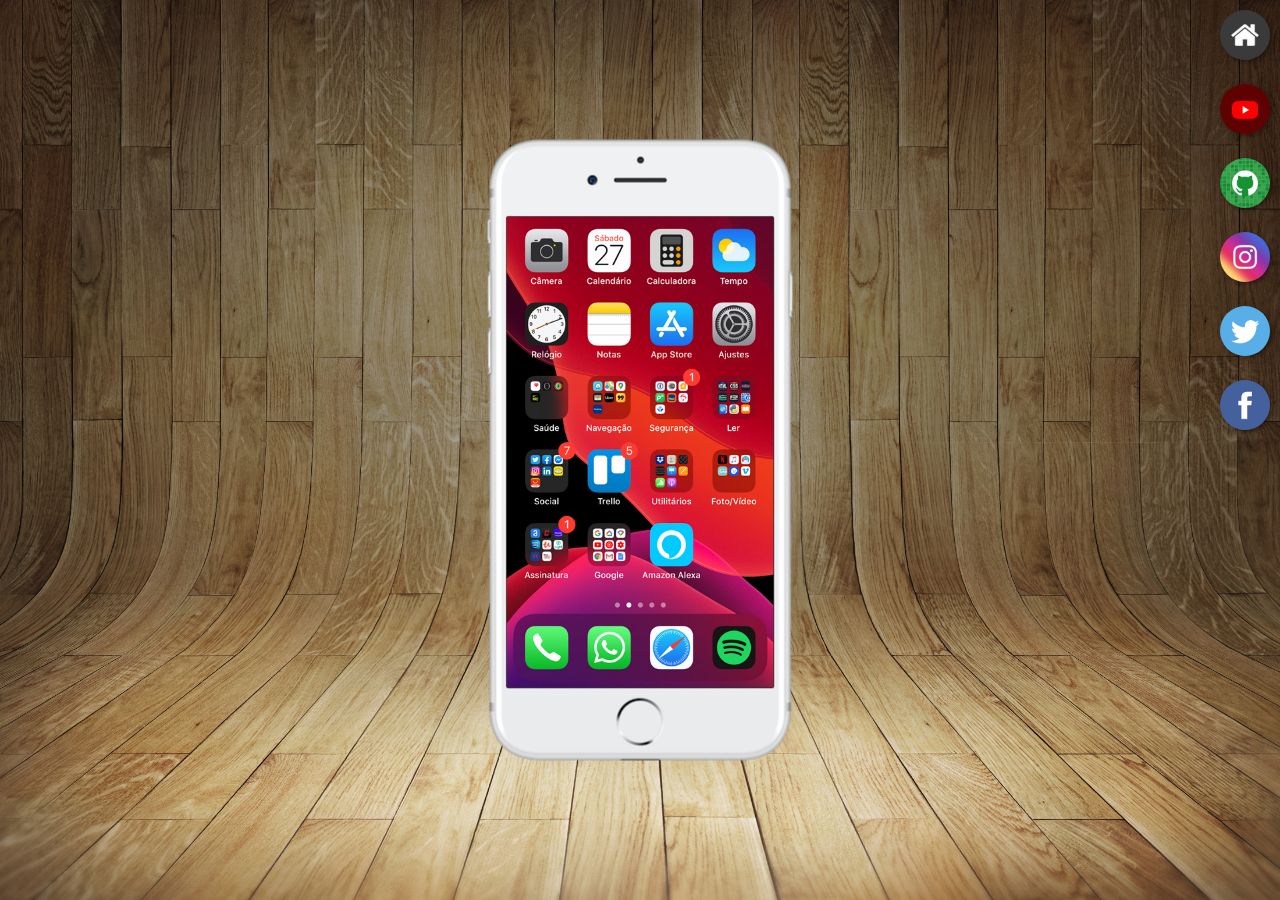
<file: index.html>
<!DOCTYPE html>
<html lang="pt-BR">
<head>
    <meta charset="UTF-8">
    <meta http-equiv="X-UA-Compatible" content="IE=edge">
    <meta name="viewport" content="width=device-width, initial-scale=1.0">
    <link rel="shortcut icon" href="favicon.ico" type="image/x-icon">
    <link rel="stylesheet" href="estilos/style.css">
    <title>Projeto Redes Sociais</title>
</head>
<body>
    <main>
        <section id="telefone">
            <iframe src="pages/home.html" frameborder="0" name="tela" id="tela">
                Seu navegador não é compatível com isso.
            </iframe>
        </section>
        <section id="redes-sociais">
            <a href="pages/home.html" target="tela"><img src="imagens/logo-home.jpg" alt="Home"></a><br>
            <a href="pages/youtube.html" target="tela"><img src="imagens/logo-youtube.jpg" alt="YouTube"></a><br>
            <a href="pages/github.html" target="tela"><img src="imagens/logo-github.jpg" alt="GitHub"></a><br>
            <a href="pages/instagram.html" target="tela"><img src="imagens/logo-instagram.jpg" alt="Instagram"></a><br>
            <a href="pages/twitter.html" target="tela"><img src="imagens/logo-twitter.jpg" alt="Twitter"></a><br>
            <a href="pages/facebook.html" target="tela"><img src="imagens/logo-facebook.jpg" alt="Facebook"></a>
        </section>
    </main>
</body>
</html>
</file>
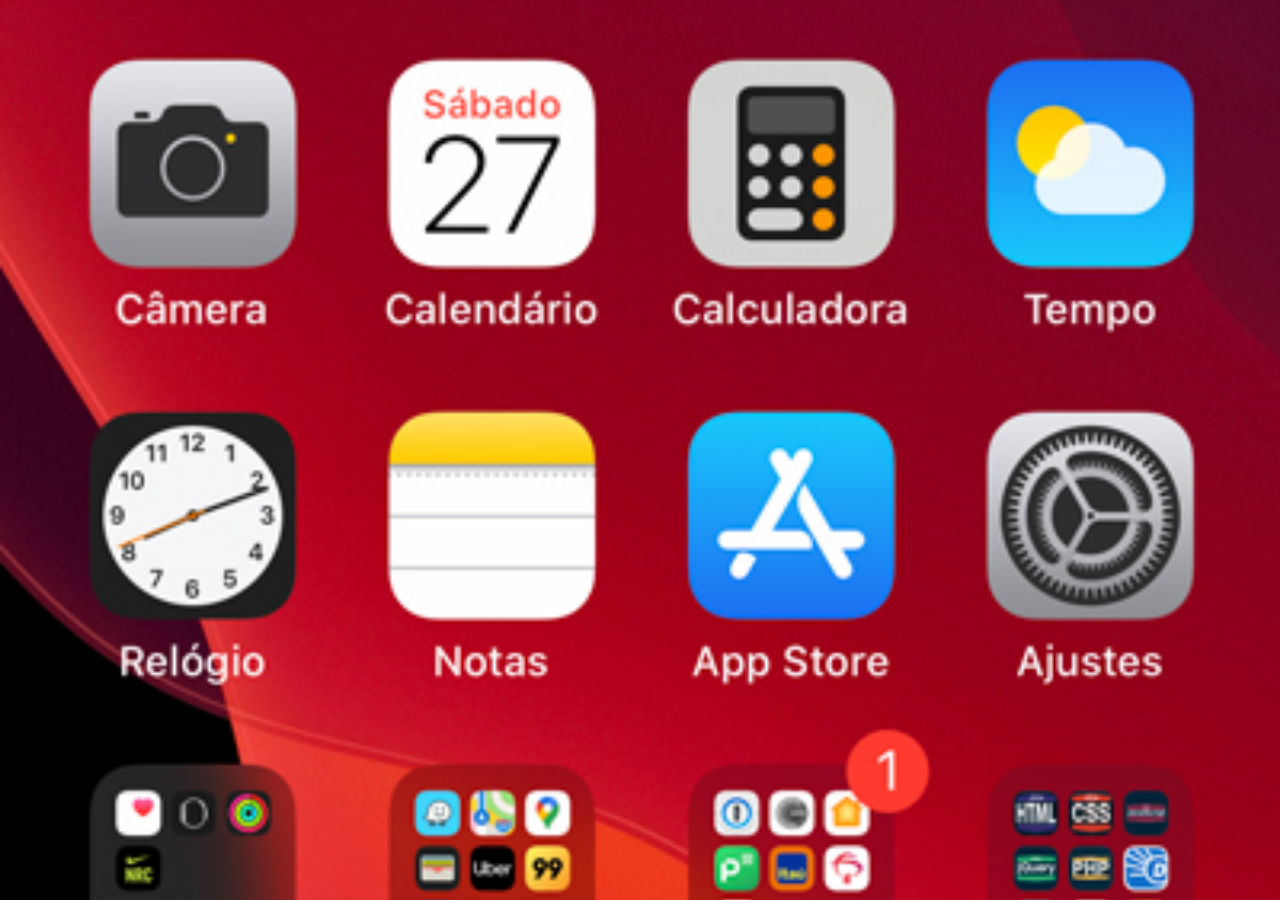
<file: home.html>
<!DOCTYPE html>
<html lang="pt-BR">
<head>
    <meta charset="UTF-8">
    <meta http-equiv="X-UA-Compatible" content="IE=edge">
    <meta name="viewport" content="width=device-width, initial-scale=1.0">
    <title>Home</title>
</head>
<style>
    * {
        margin: 0px;
        padding: 0px;
    }
    body {
        width: 100vw;
        height: 100vh;
        background: black url(imagens/tela-home.jpg) no-repeat top center;
        background-size: cover;
    }
</style>
<body>
    
</body>
</html>
</file>
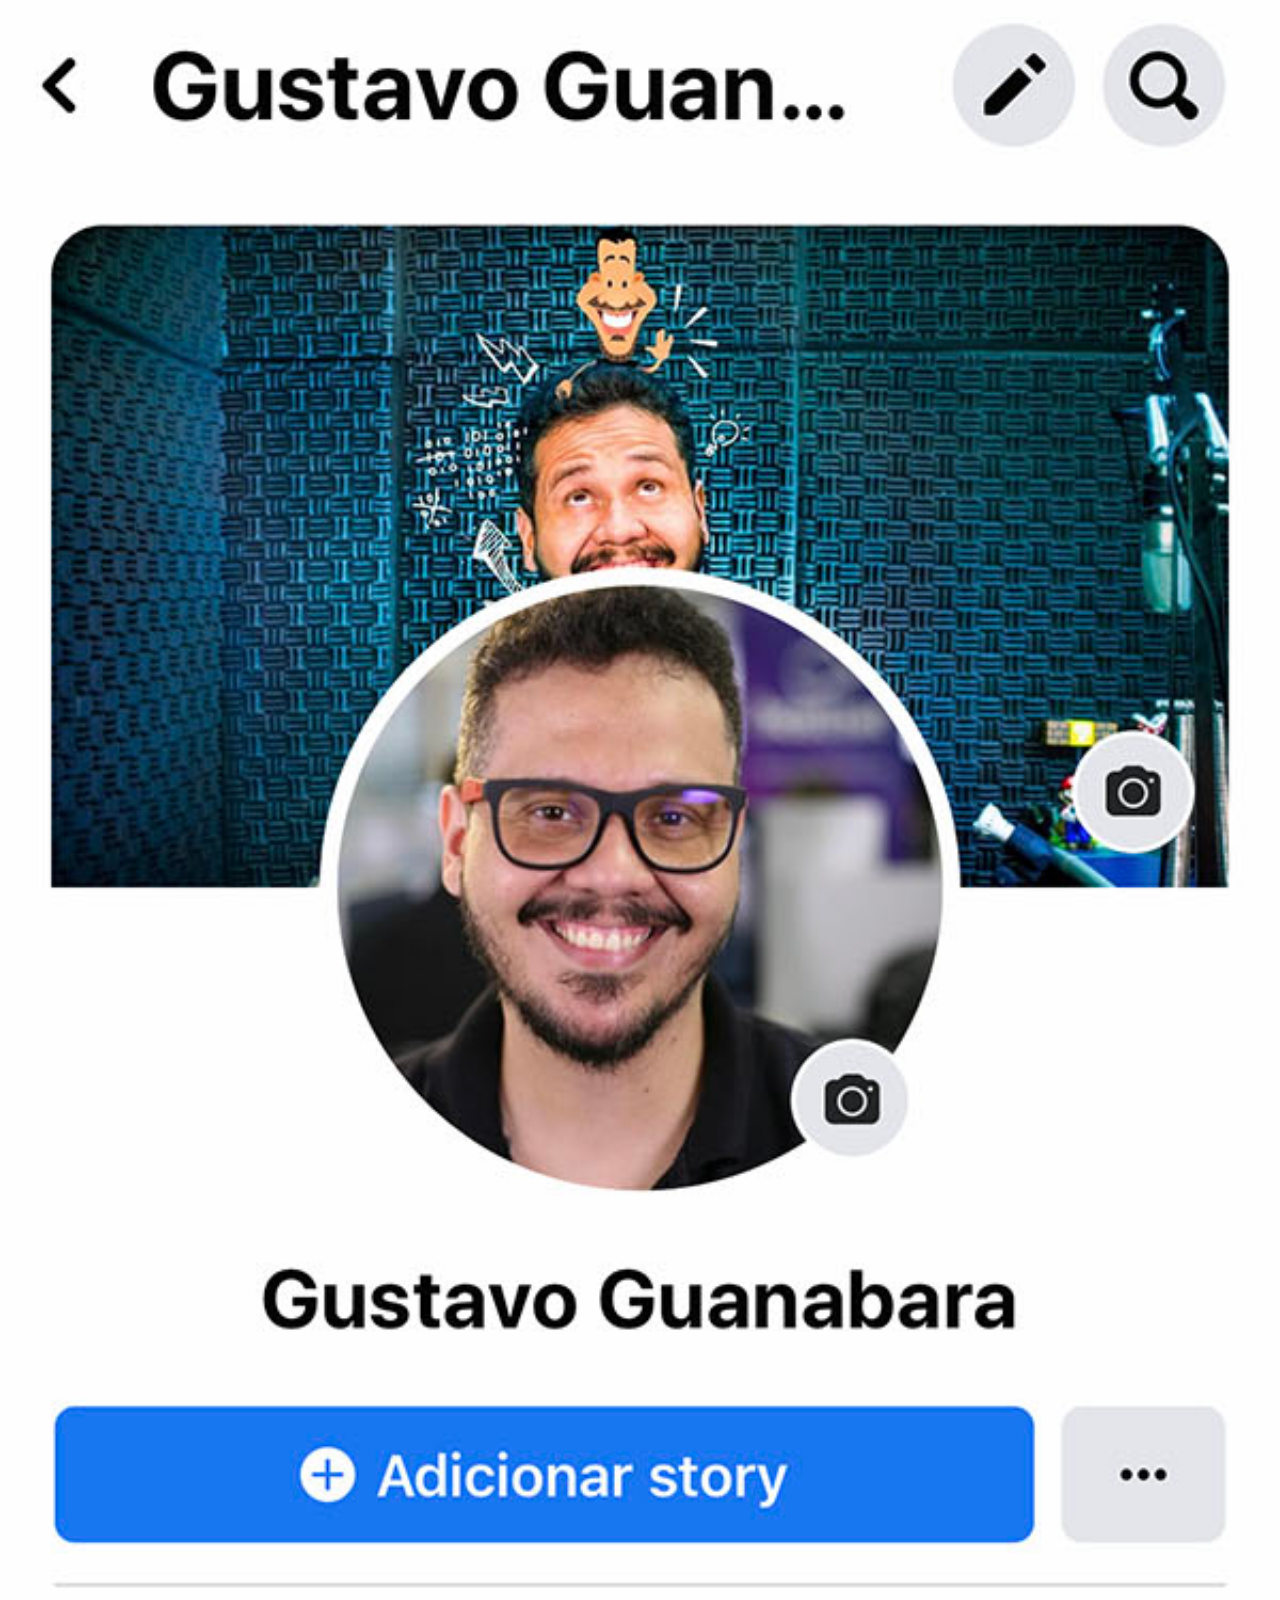
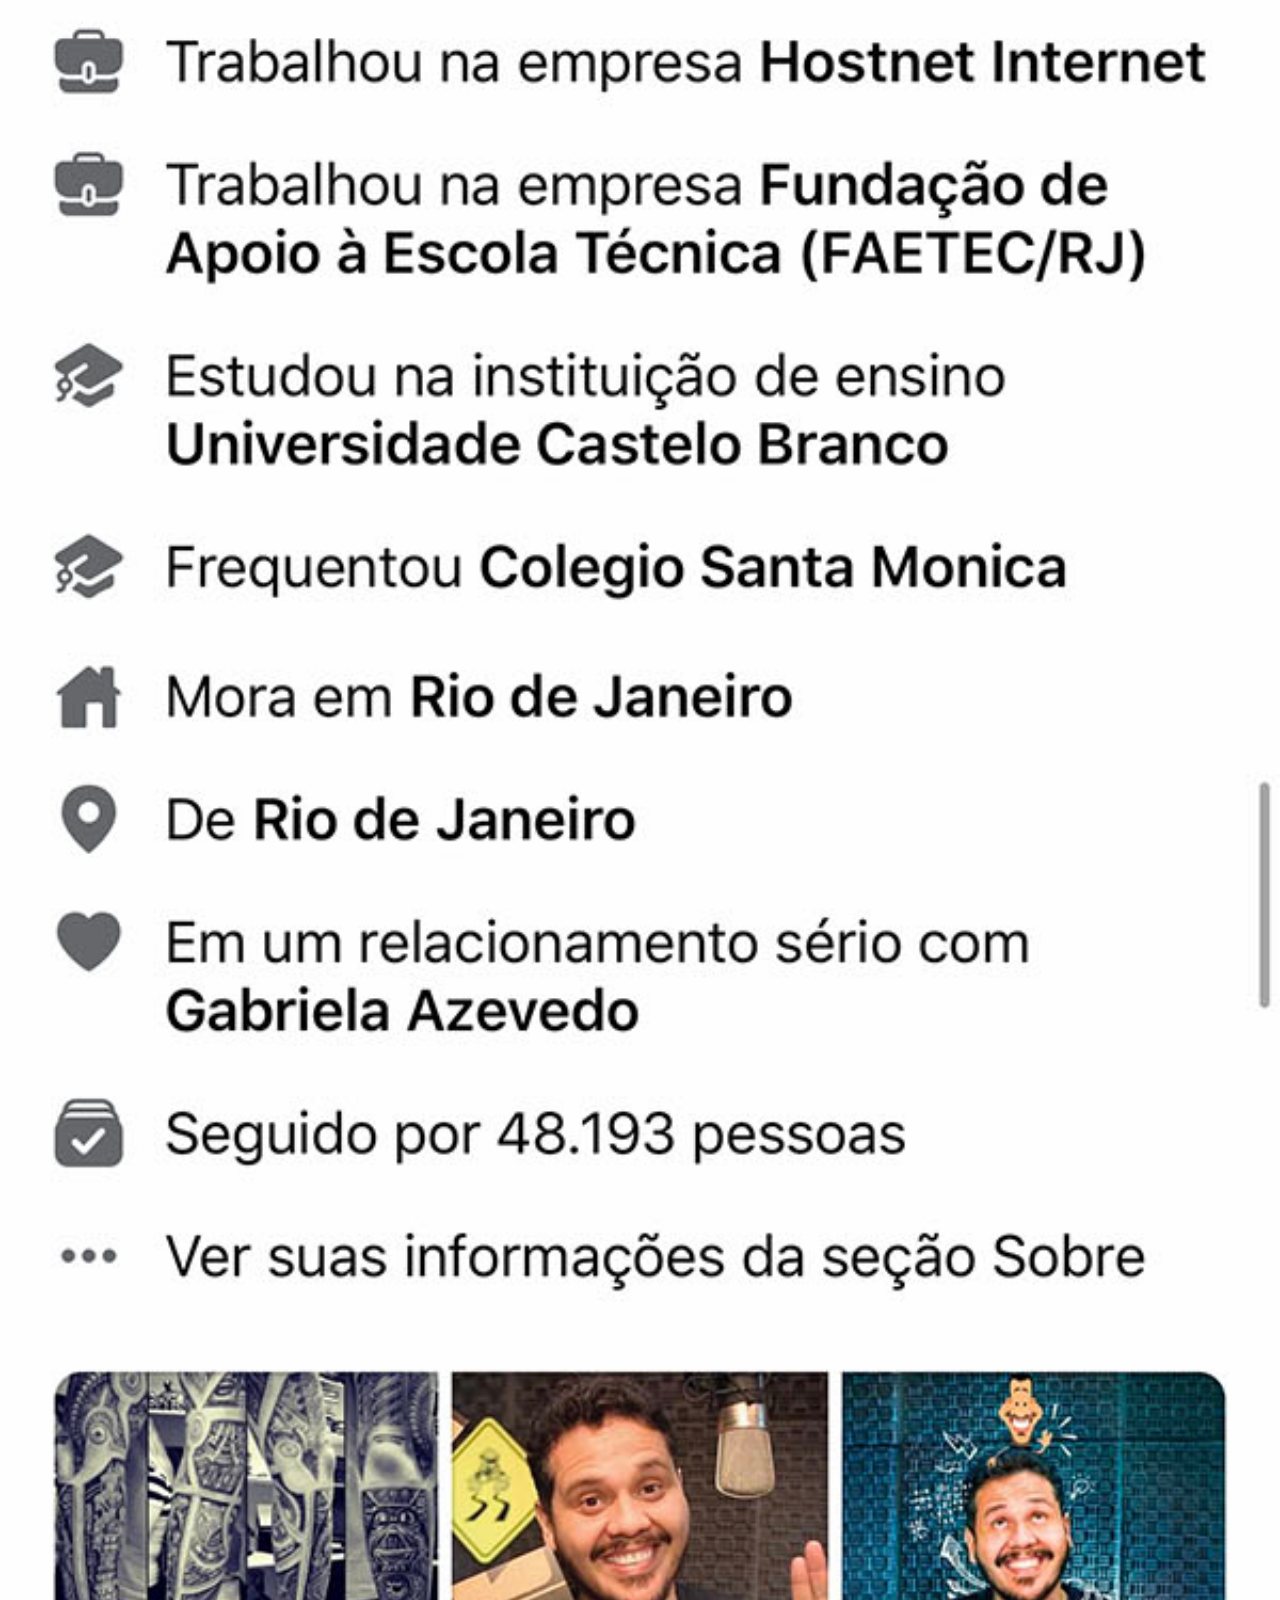
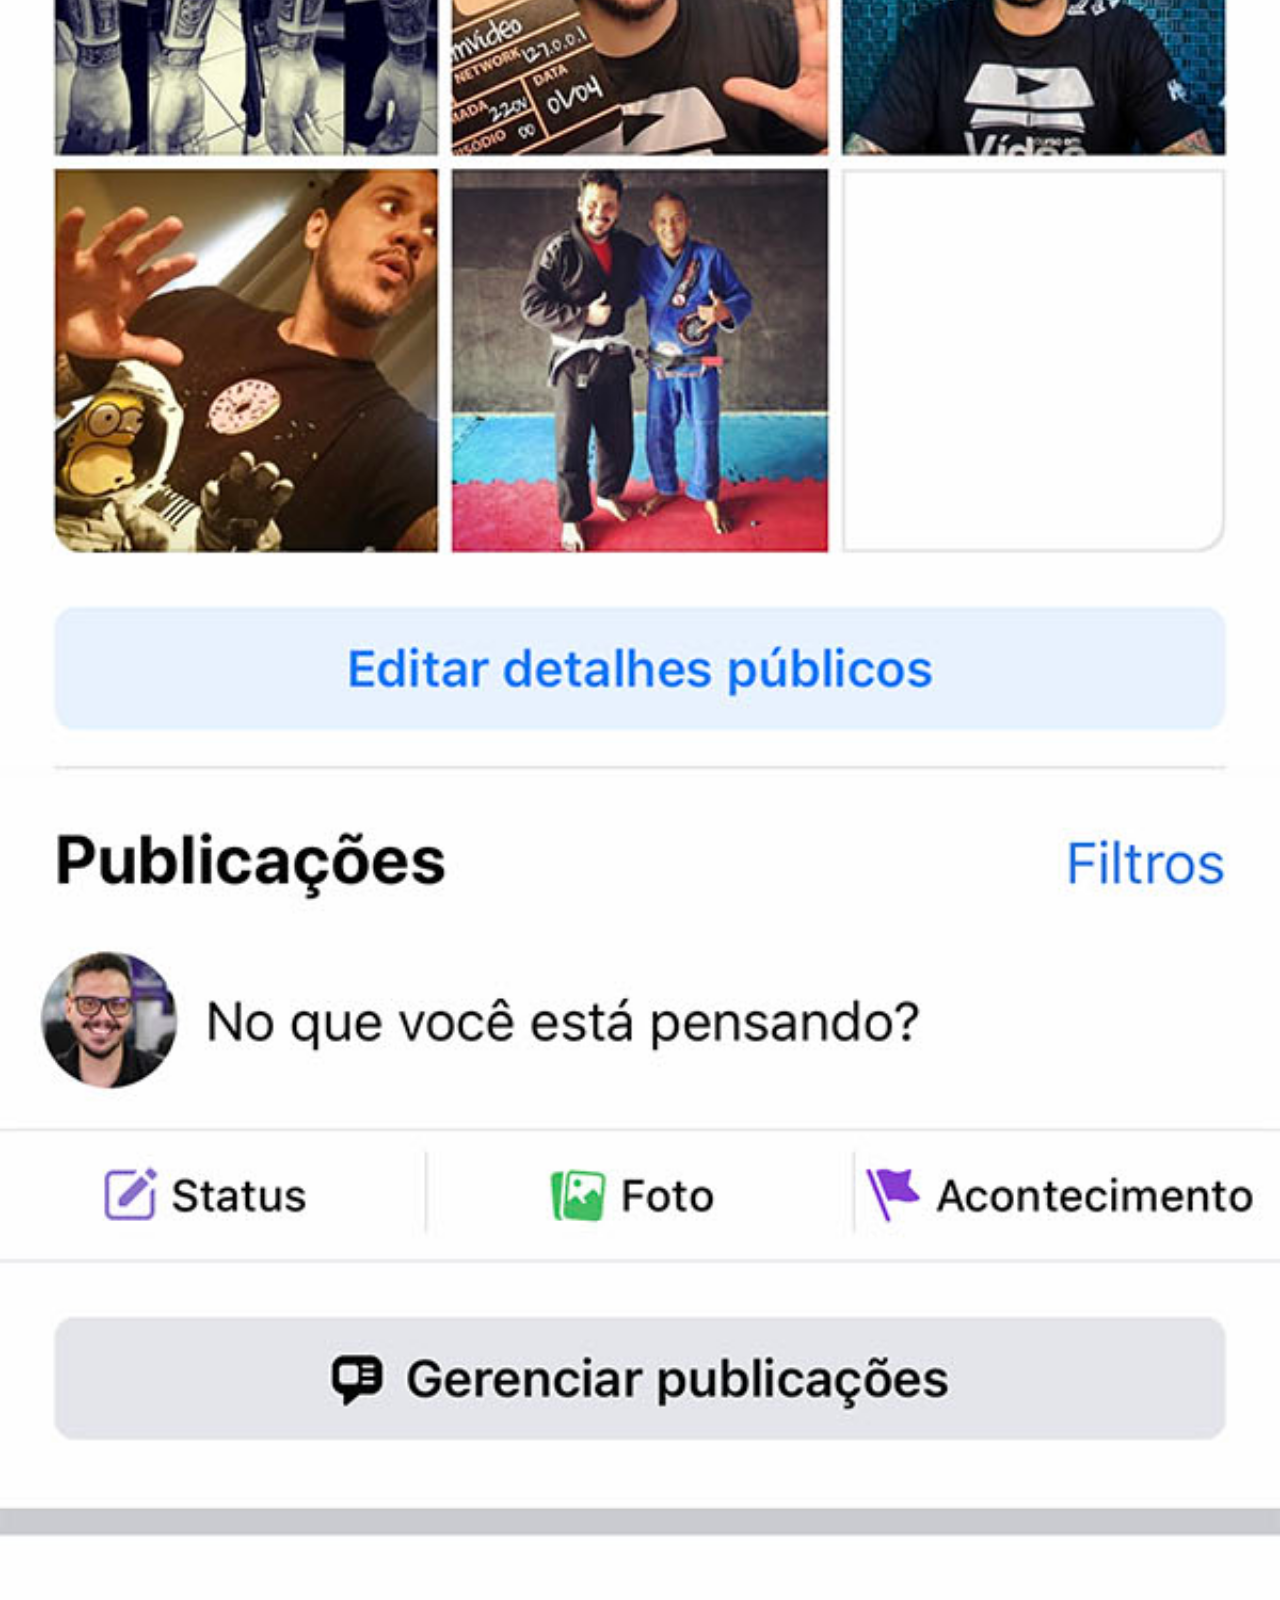
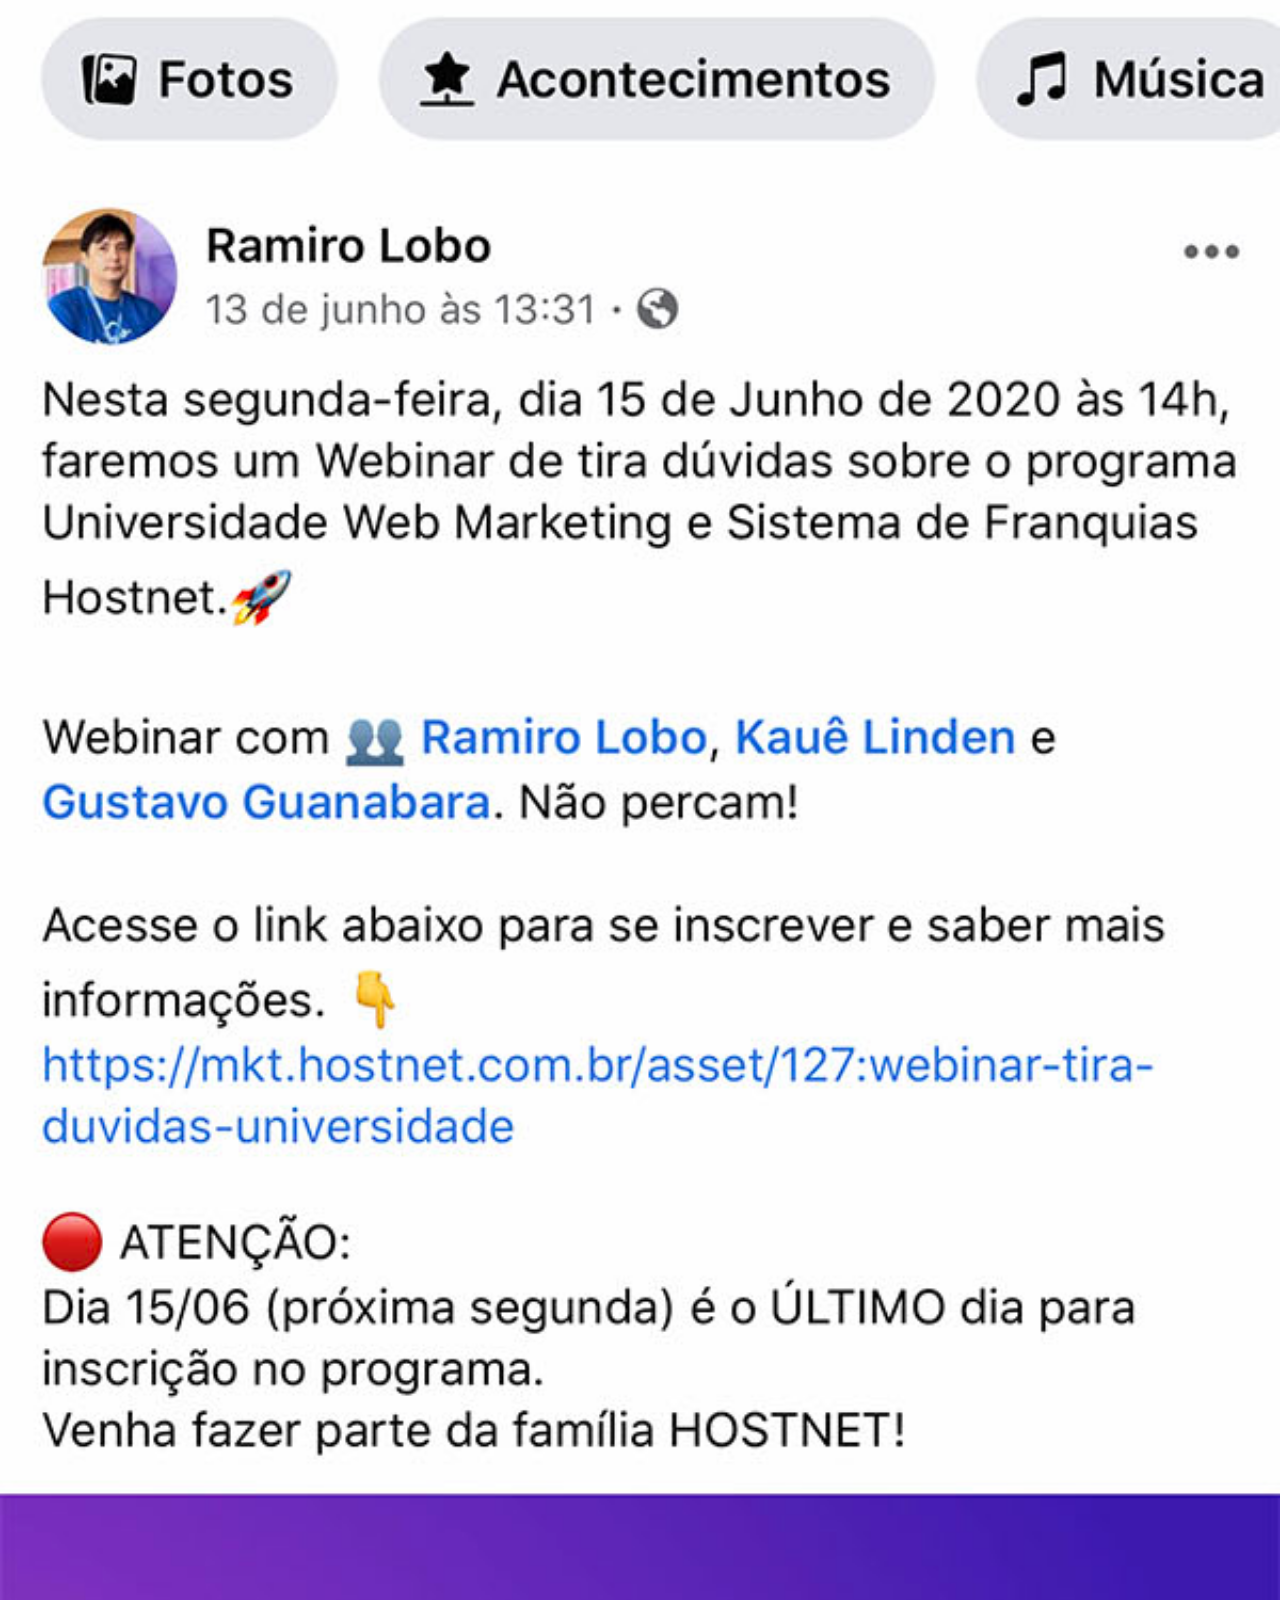
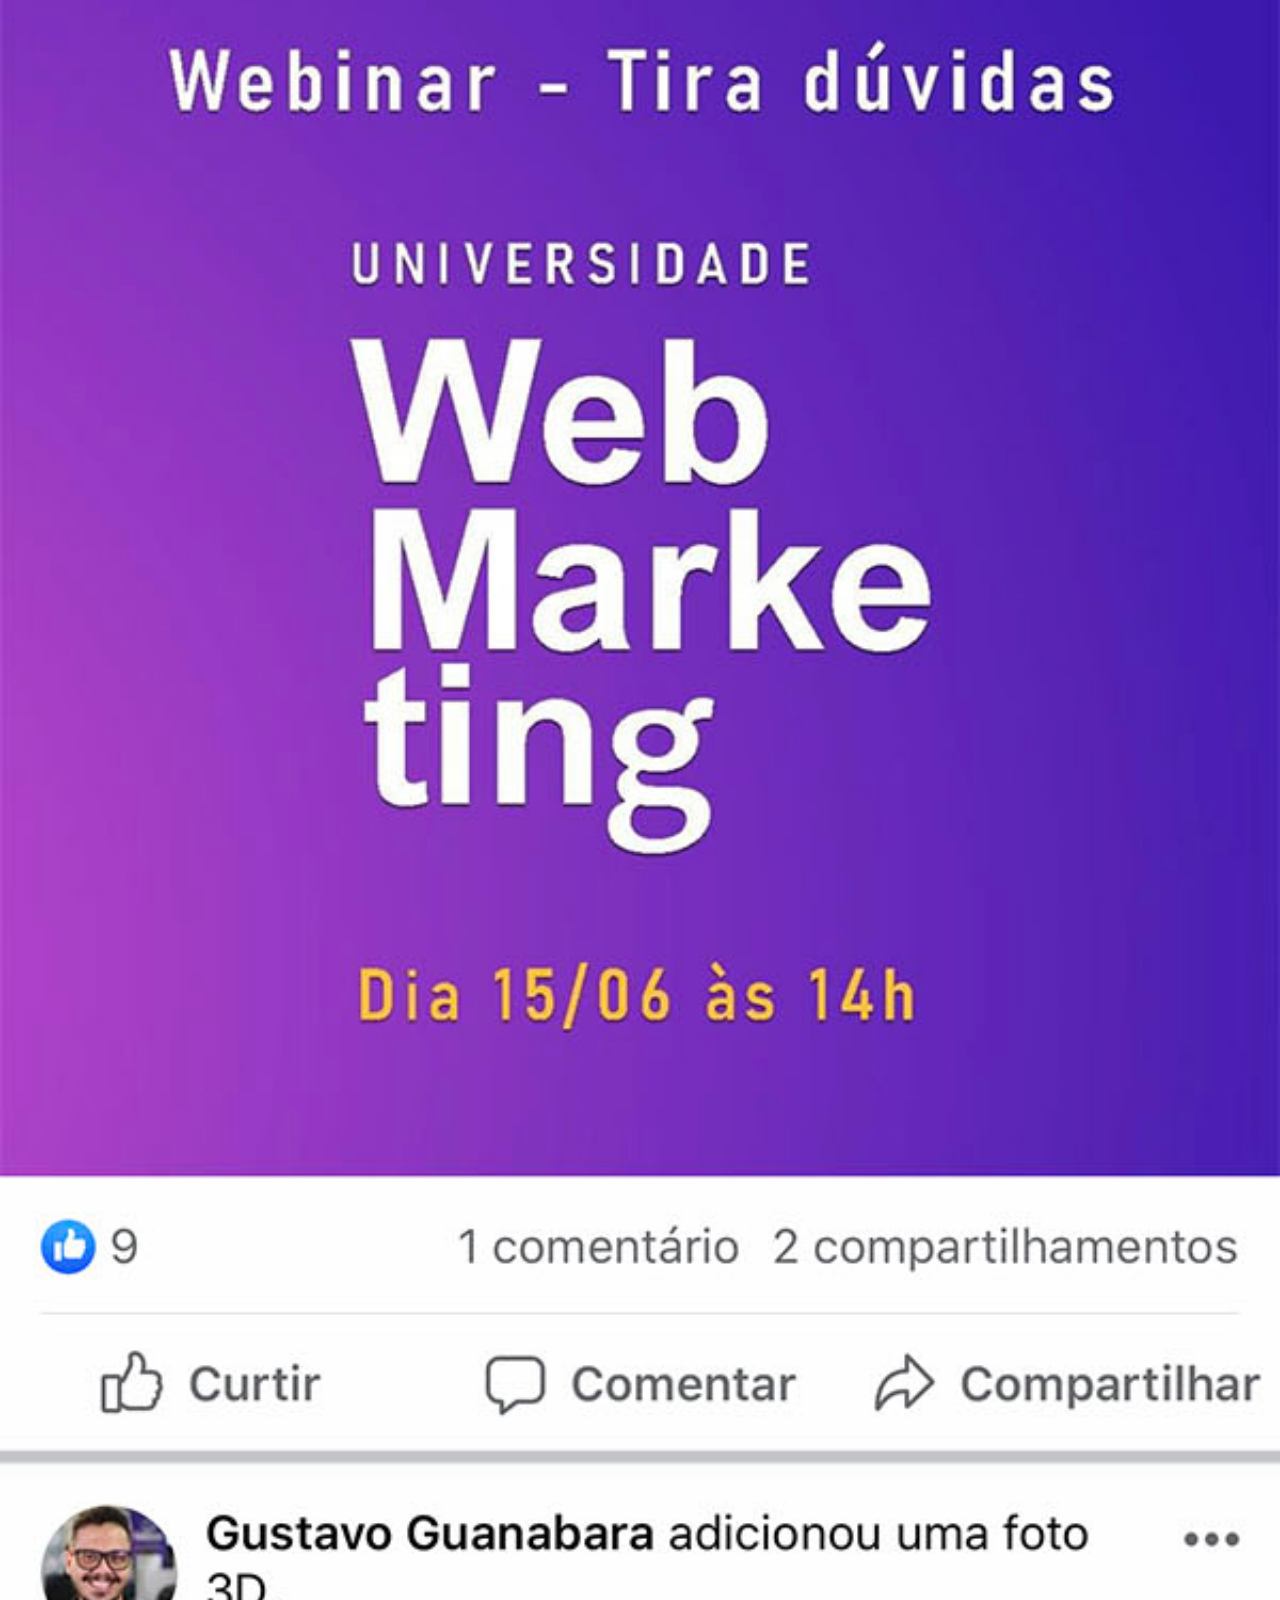
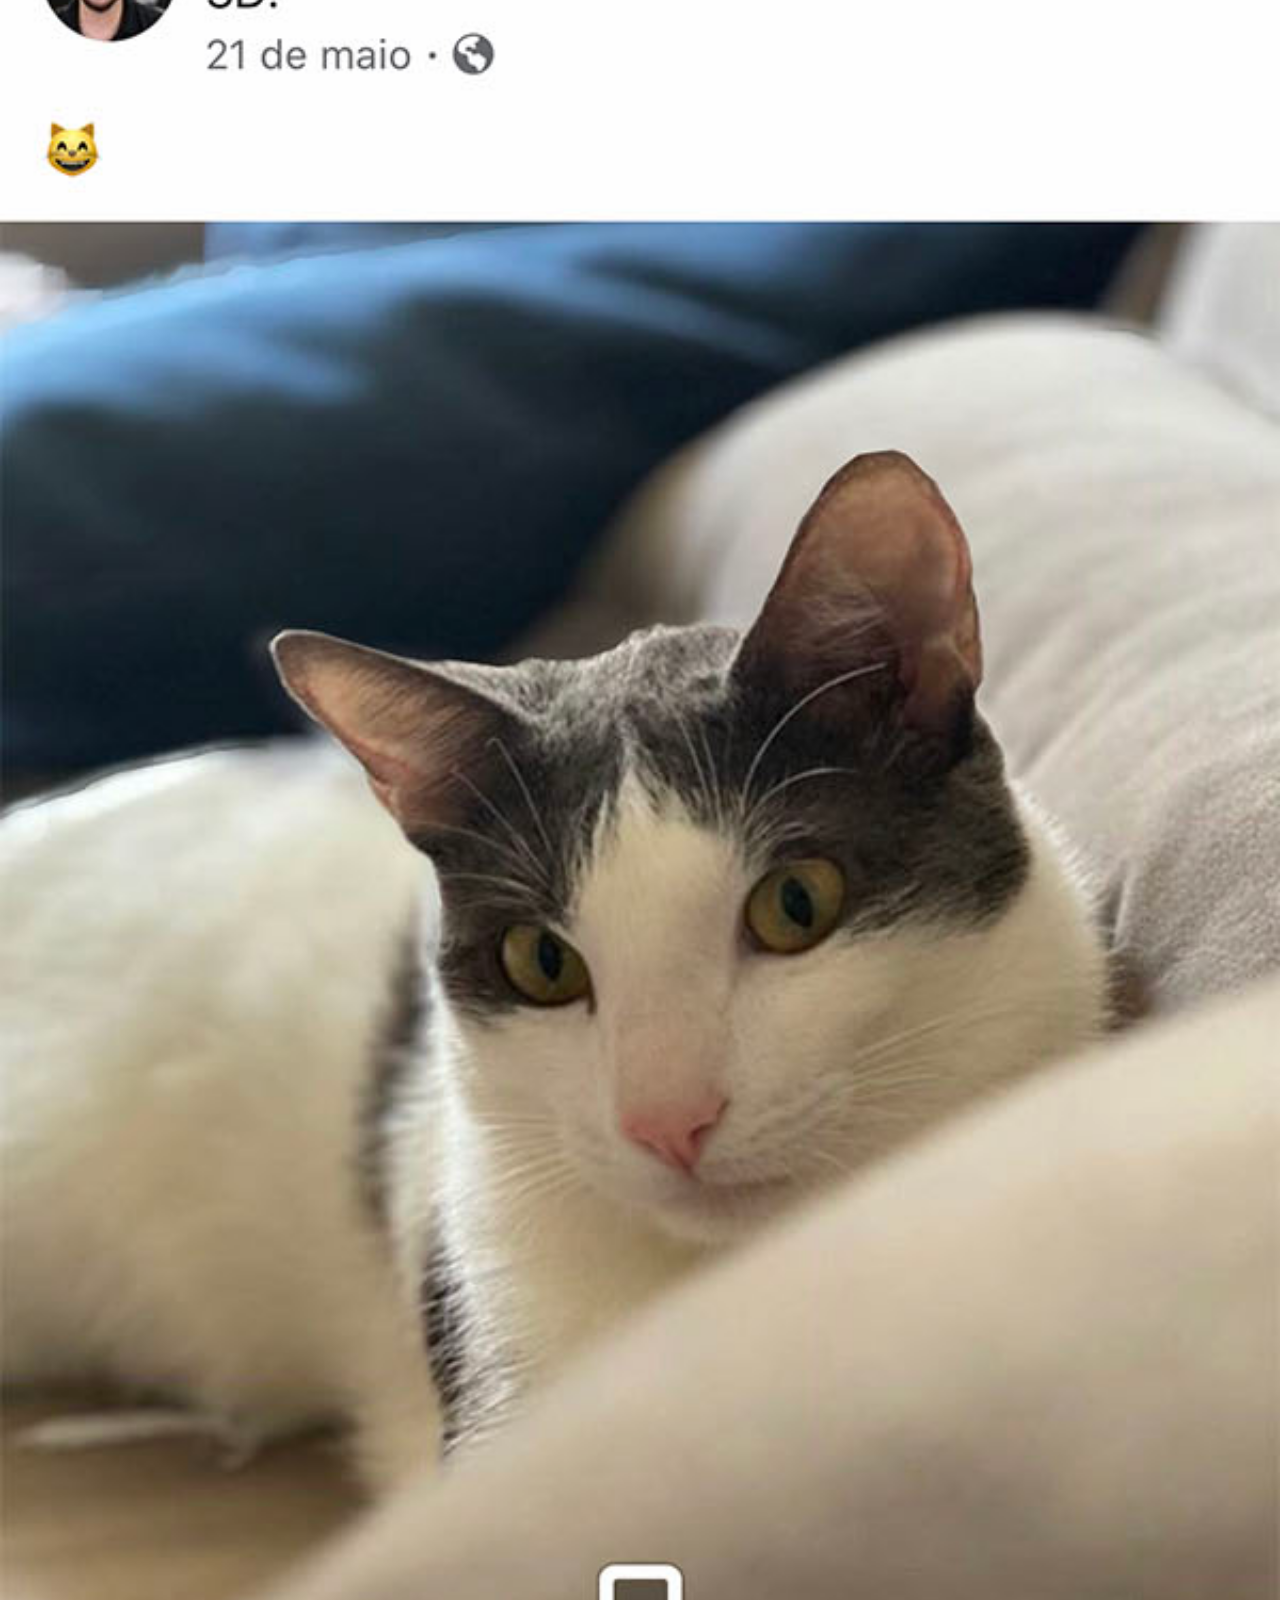
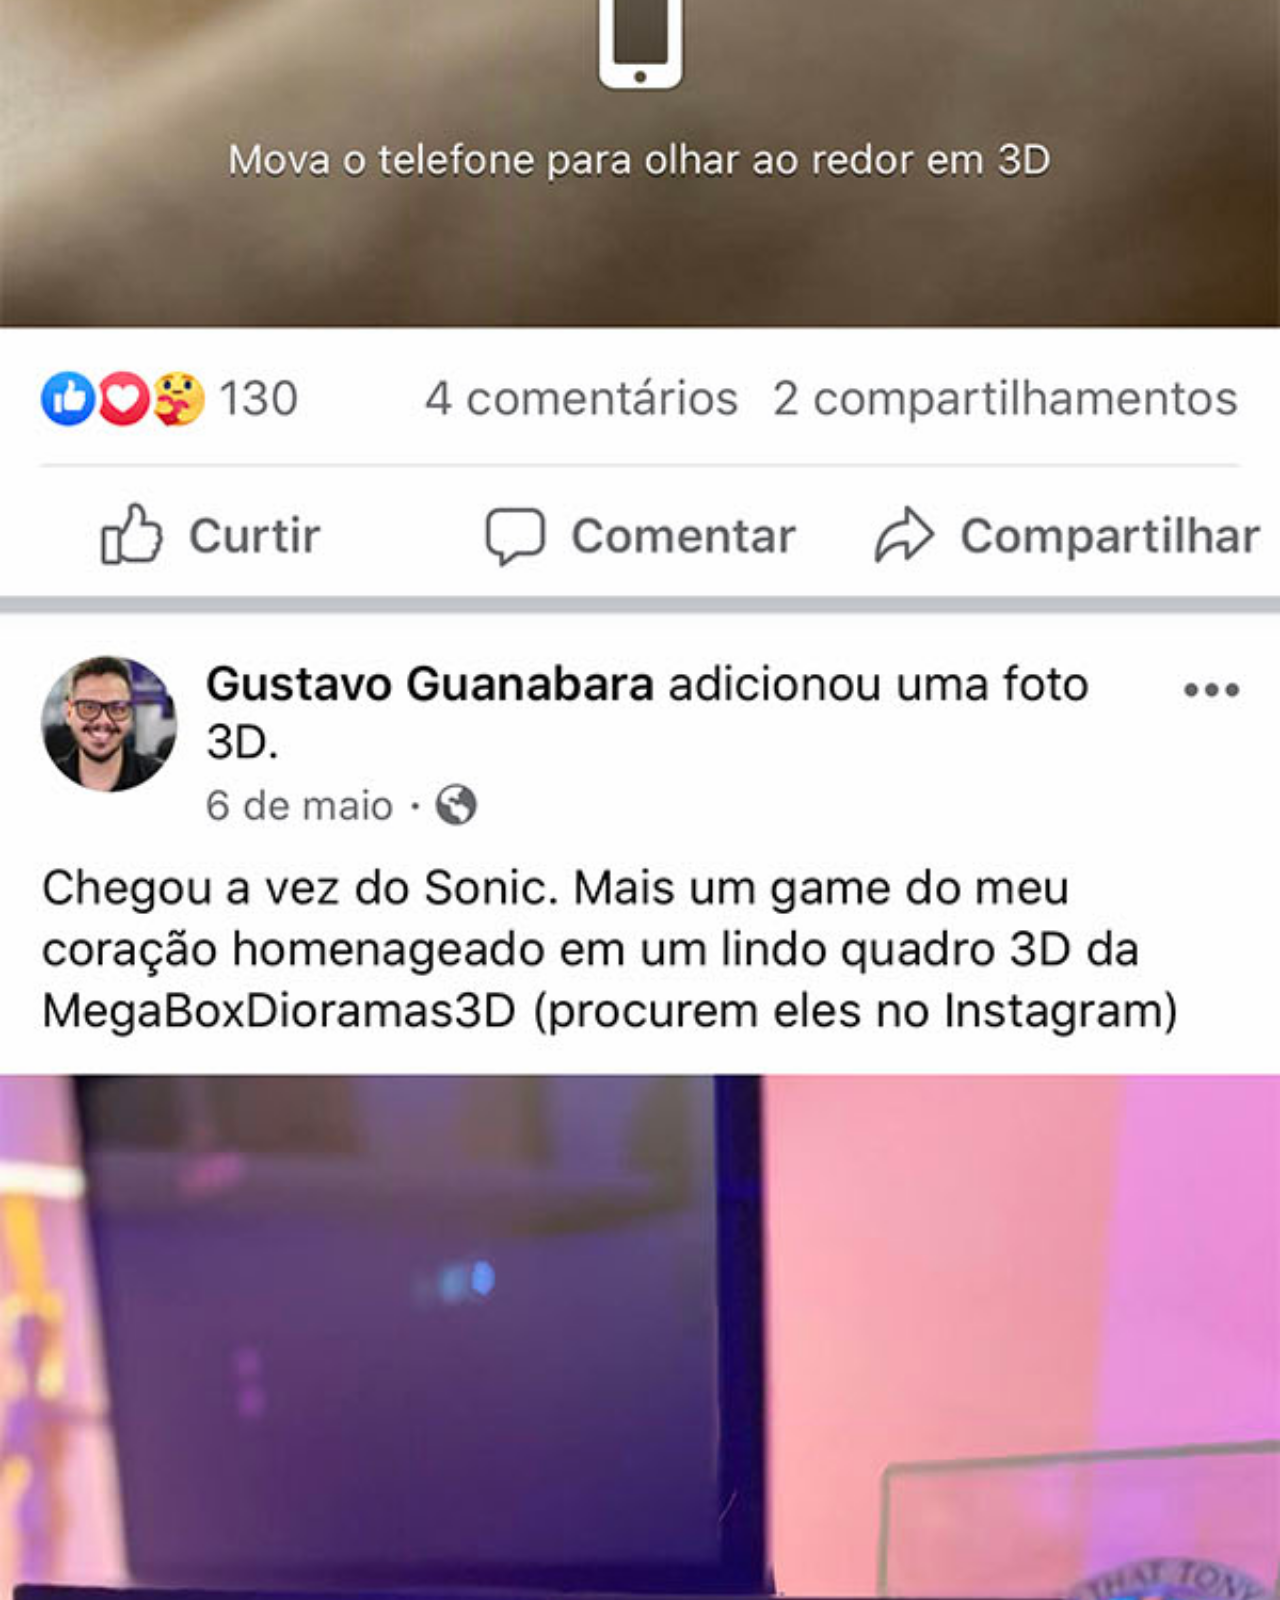
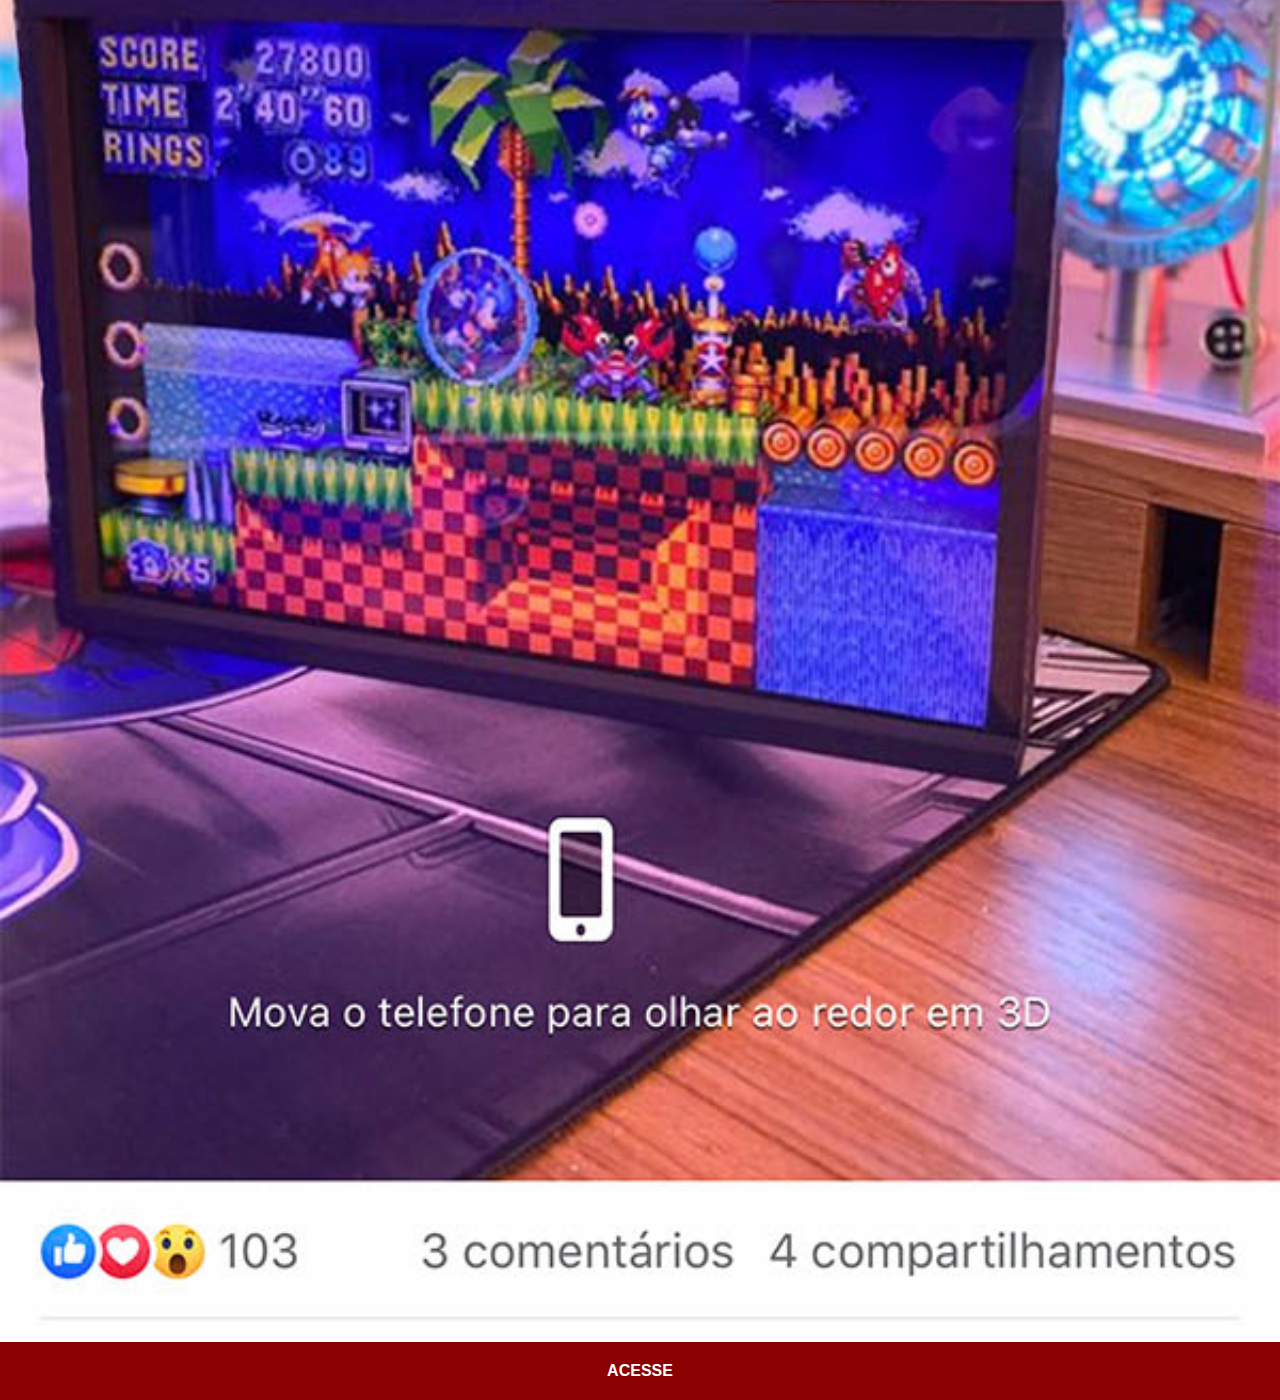
<file: pages/facebook.html>
<!DOCTYPE html>
<html lang="pt-BR">
<head>
    <meta charset="UTF-8">
    <meta http-equiv="X-UA-Compatible" content="IE=edge">
    <meta name="viewport" content="width=device-width, initial-scale=1.0">
    <title>Facebook</title>
    <link rel="stylesheet" href="../estilos/social.css">
</head>
<body>
    <img src="../imagens/tela-facebook.jpg" alt="Facebook">
    <a href="https://www.facebook.com/gustavoguanabara" target="_blank">ACESSE</a>
</body>
</html>
</file>
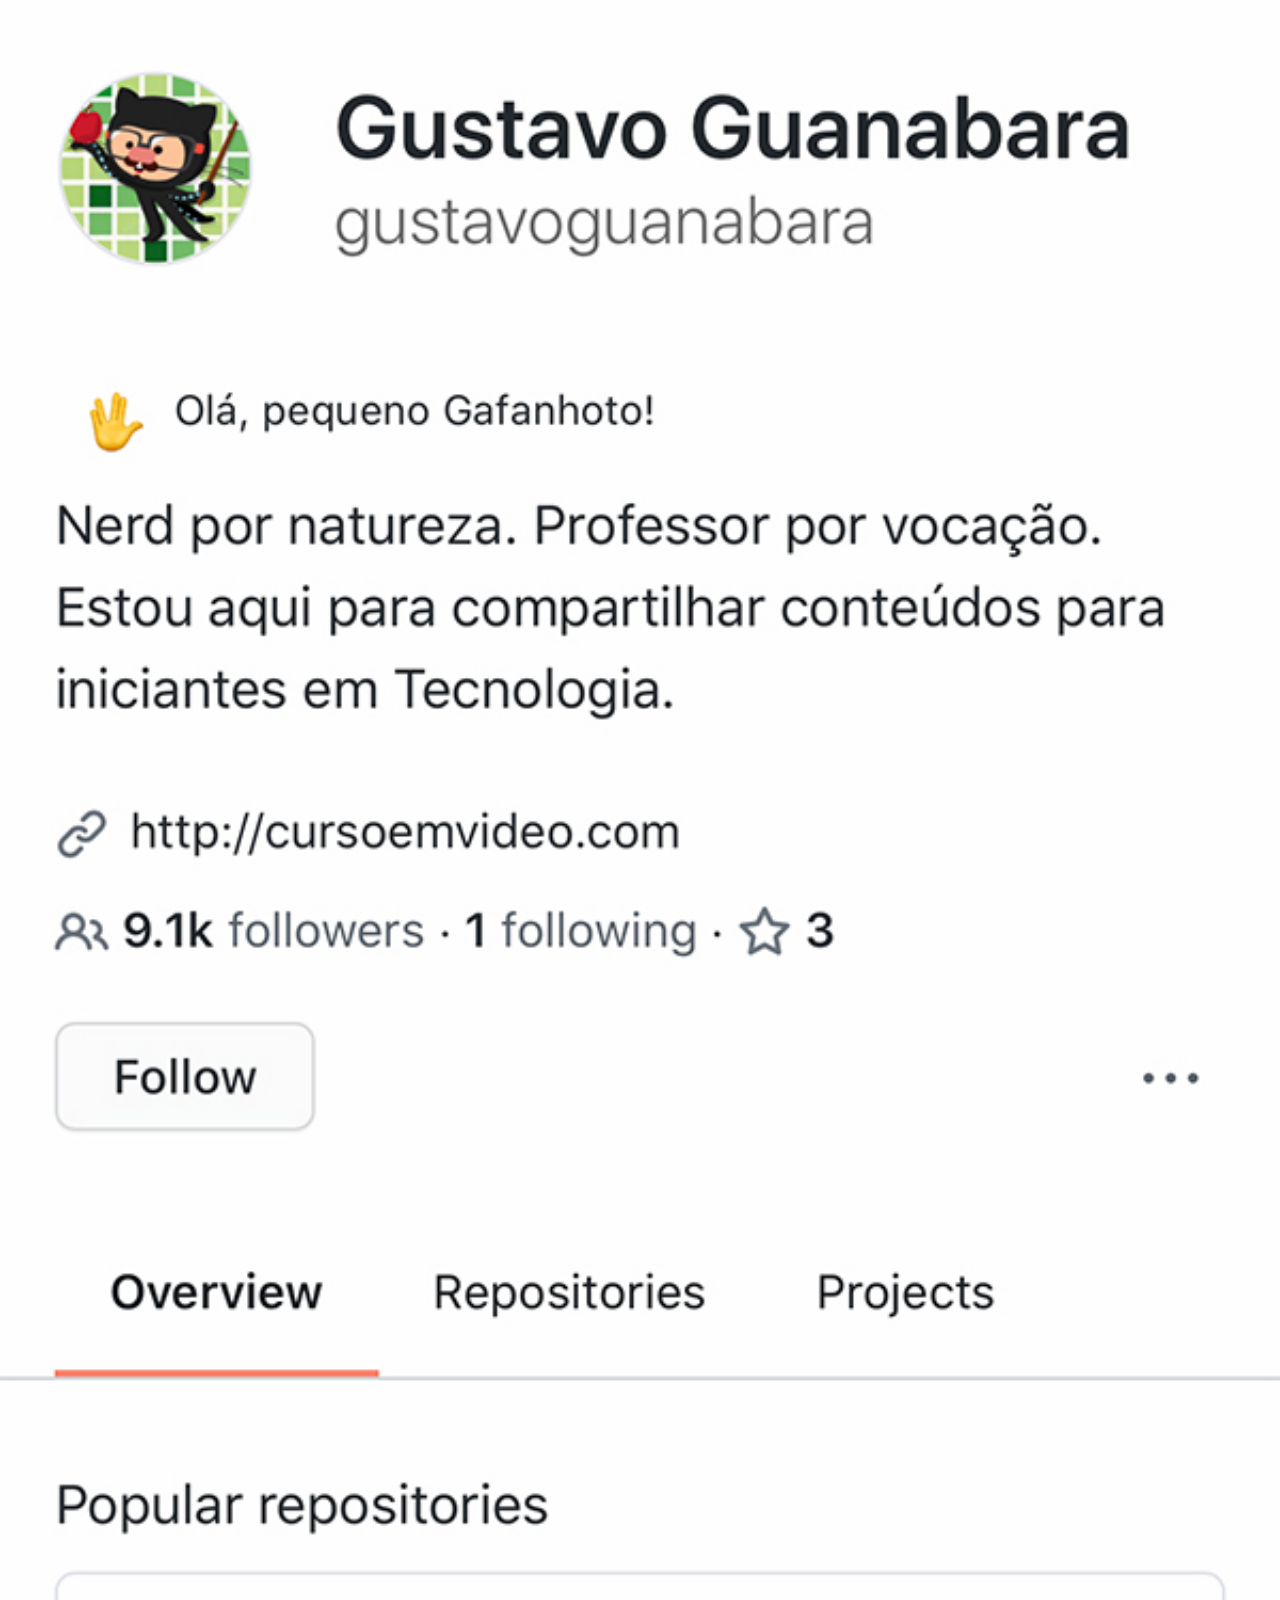
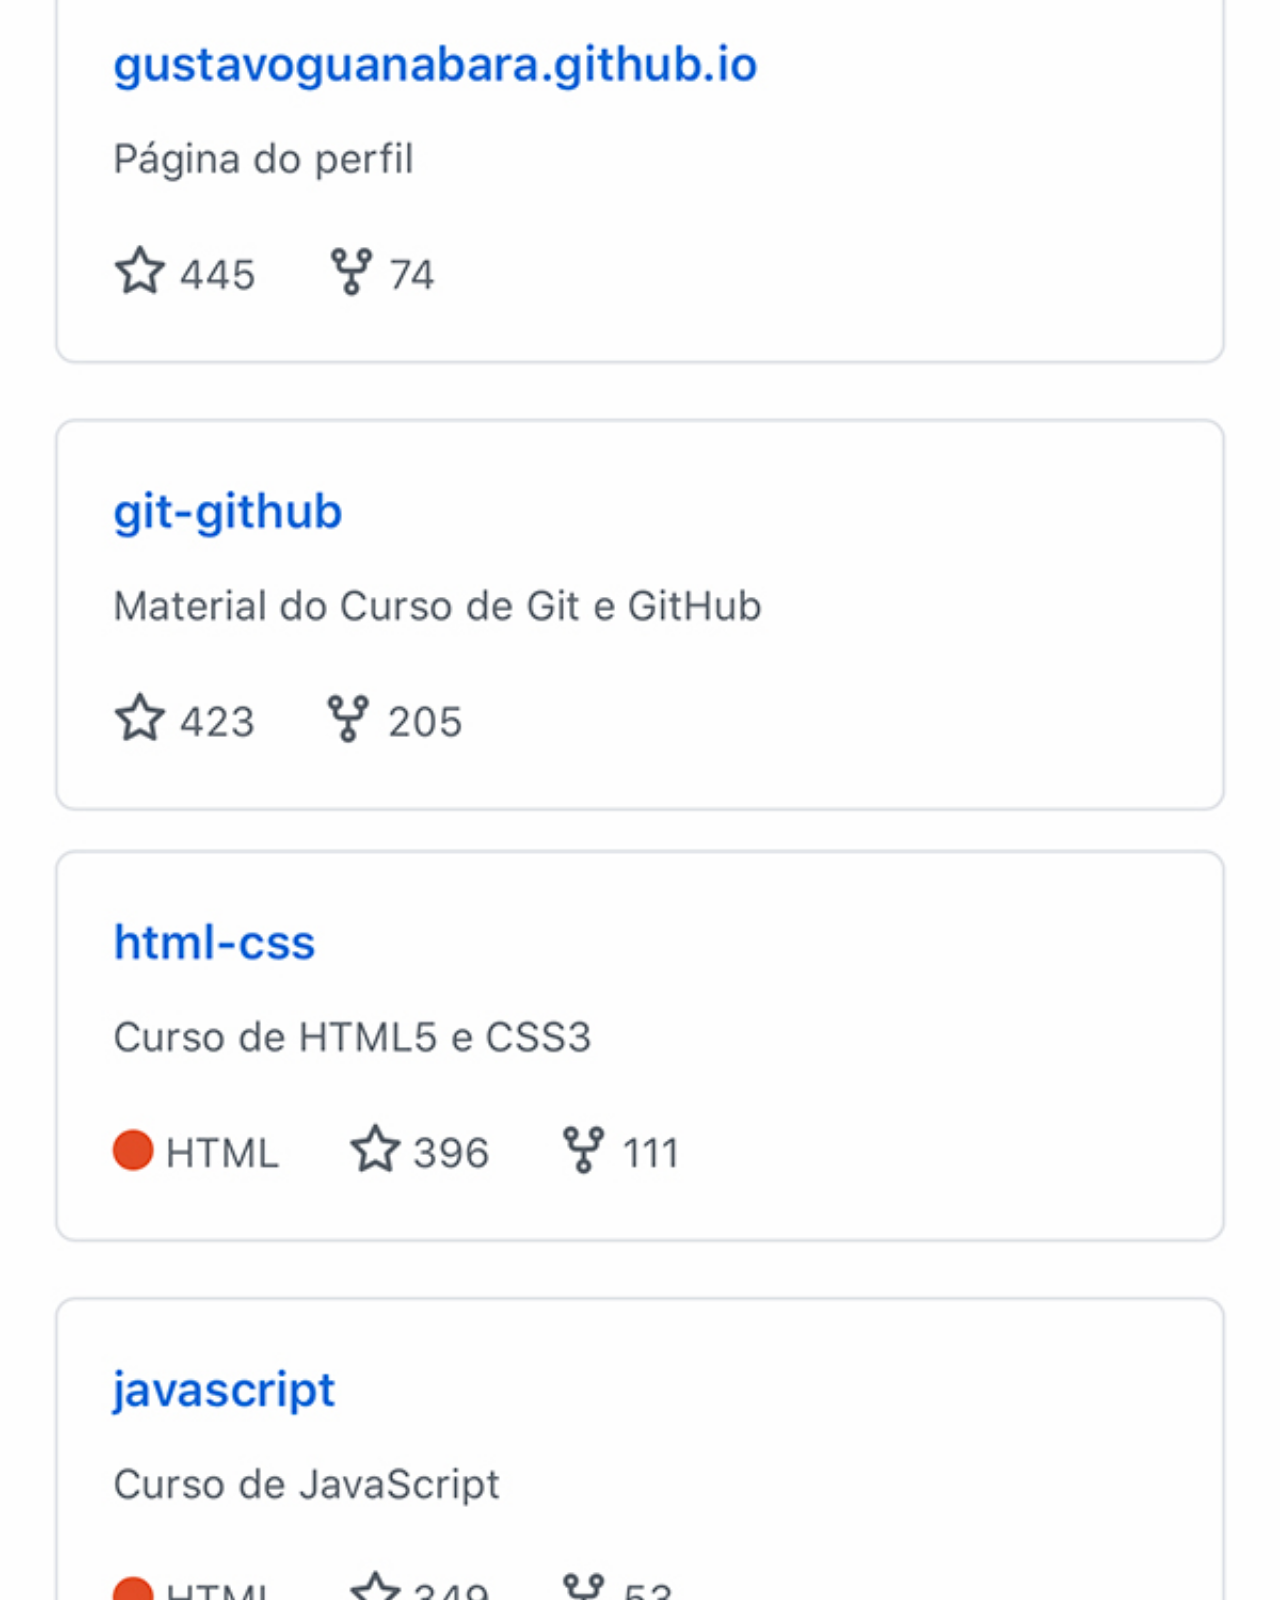
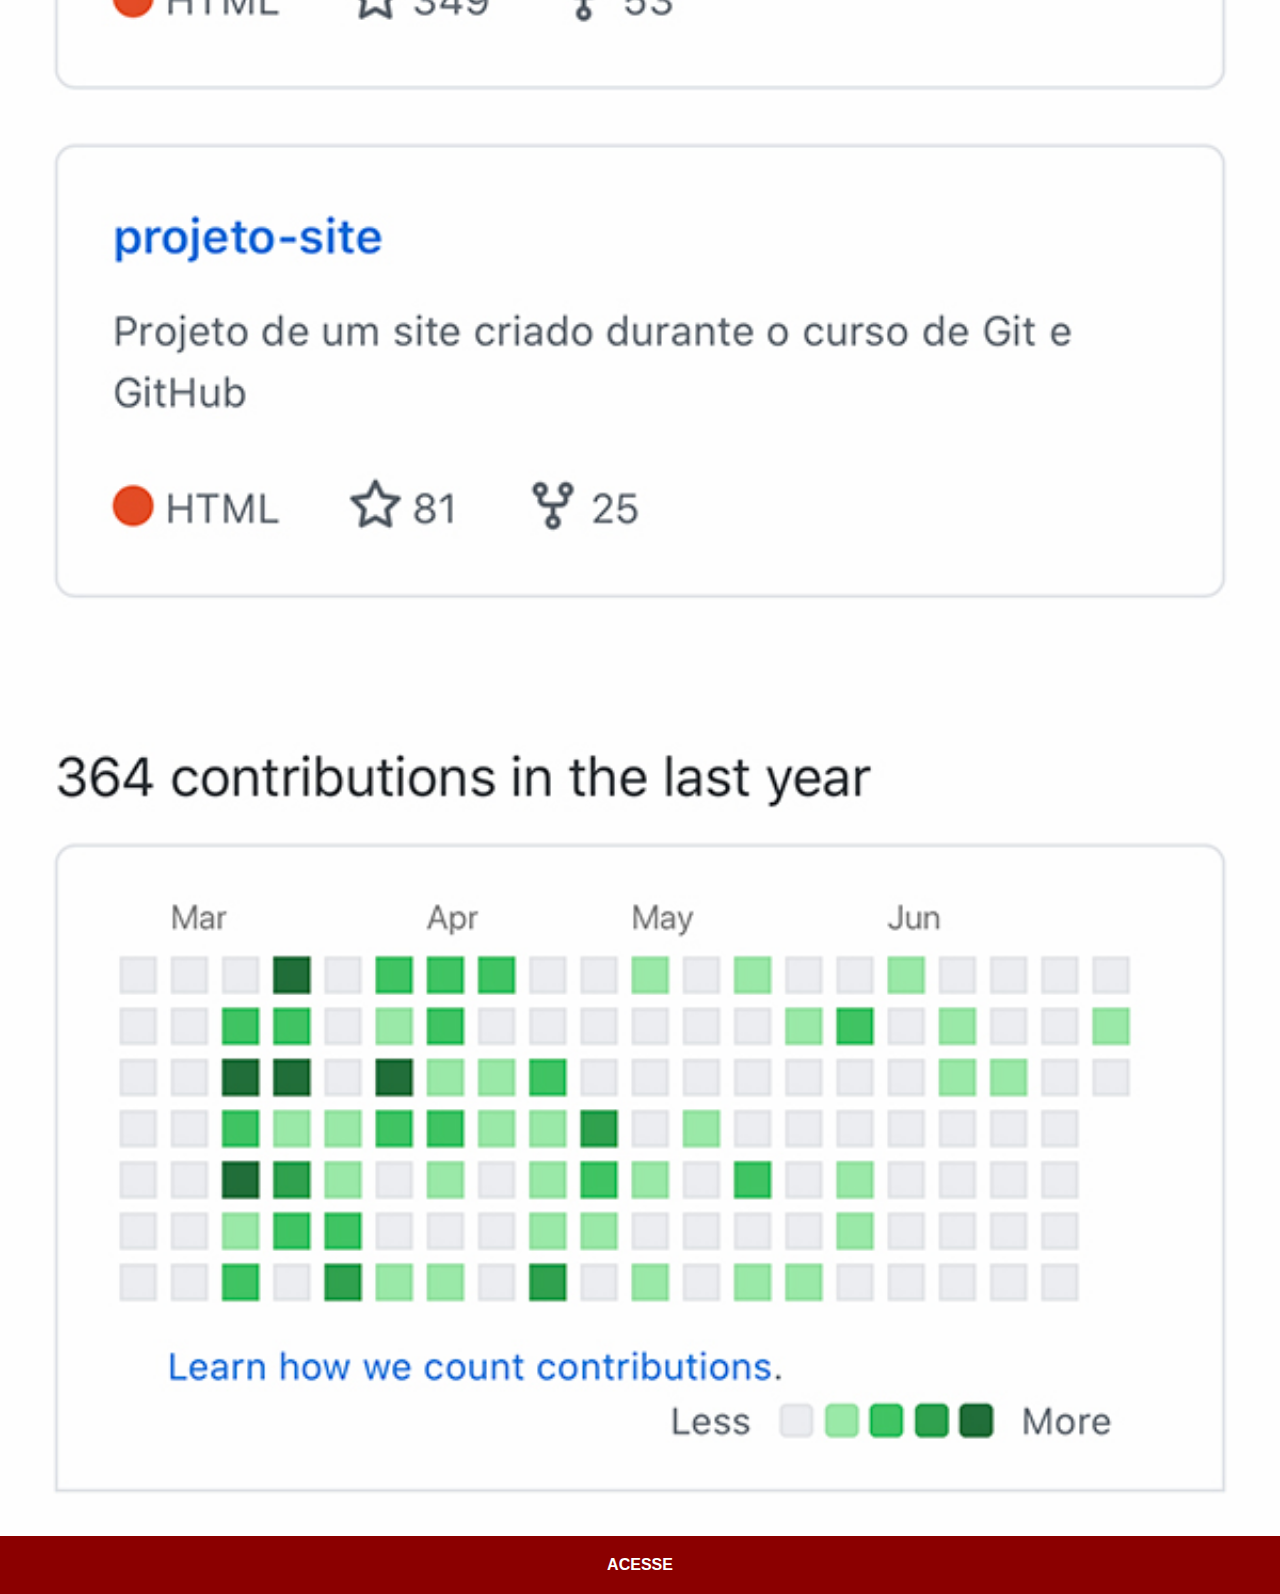
<file: pages/github.html>
<!DOCTYPE html>
<html lang="pt-BR">
<head>
    <meta charset="UTF-8">
    <meta http-equiv="X-UA-Compatible" content="IE=edge">
    <meta name="viewport" content="width=device-width, initial-scale=1.0">
    <title>GitHub</title>
    <link rel="stylesheet" href="../estilos/social.css">
</head>
<body>
    <img src="../imagens/tela-github.jpg" alt="GitHub">
    <a href="https://github.com/gustavoguanabara" target="_blank">ACESSE</a>
</body>
</html>
</file>
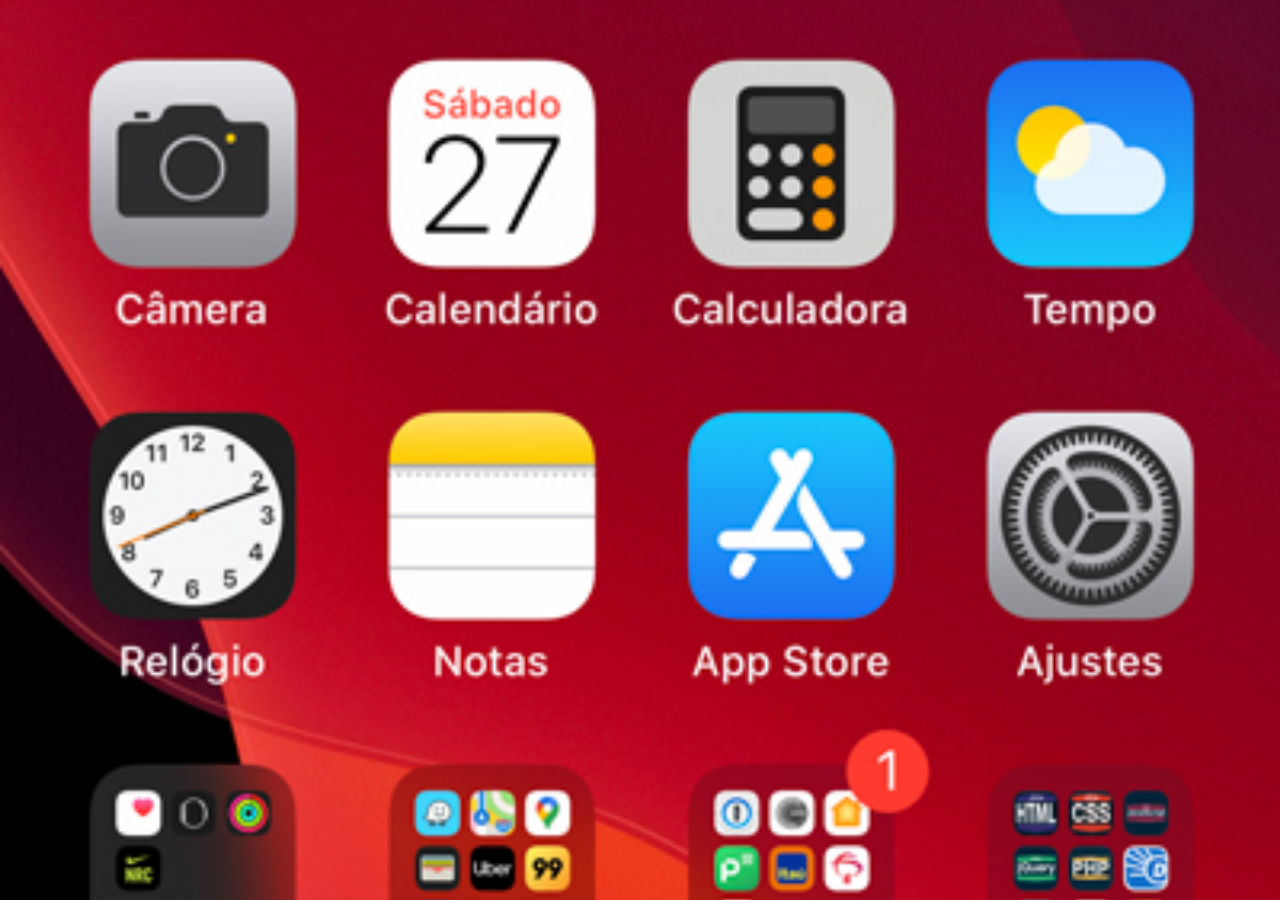
<file: pages/home.html>
<!DOCTYPE html>
<html lang="pt-BR">
<head>
    <meta charset="UTF-8">
    <meta http-equiv="X-UA-Compatible" content="IE=edge">
    <meta name="viewport" content="width=device-width, initial-scale=1.0">
    <title>Home</title>
</head>
<style>
    * {
        margin: 0px;
        padding: 0px;
    }
    body {
        width: 100vw;
        height: 100vh;
        background: black url(../imagens/tela-home.jpg) no-repeat top center;
        background-size: cover;
    }
</style>
<body>
    
</body>
</html>
</file>
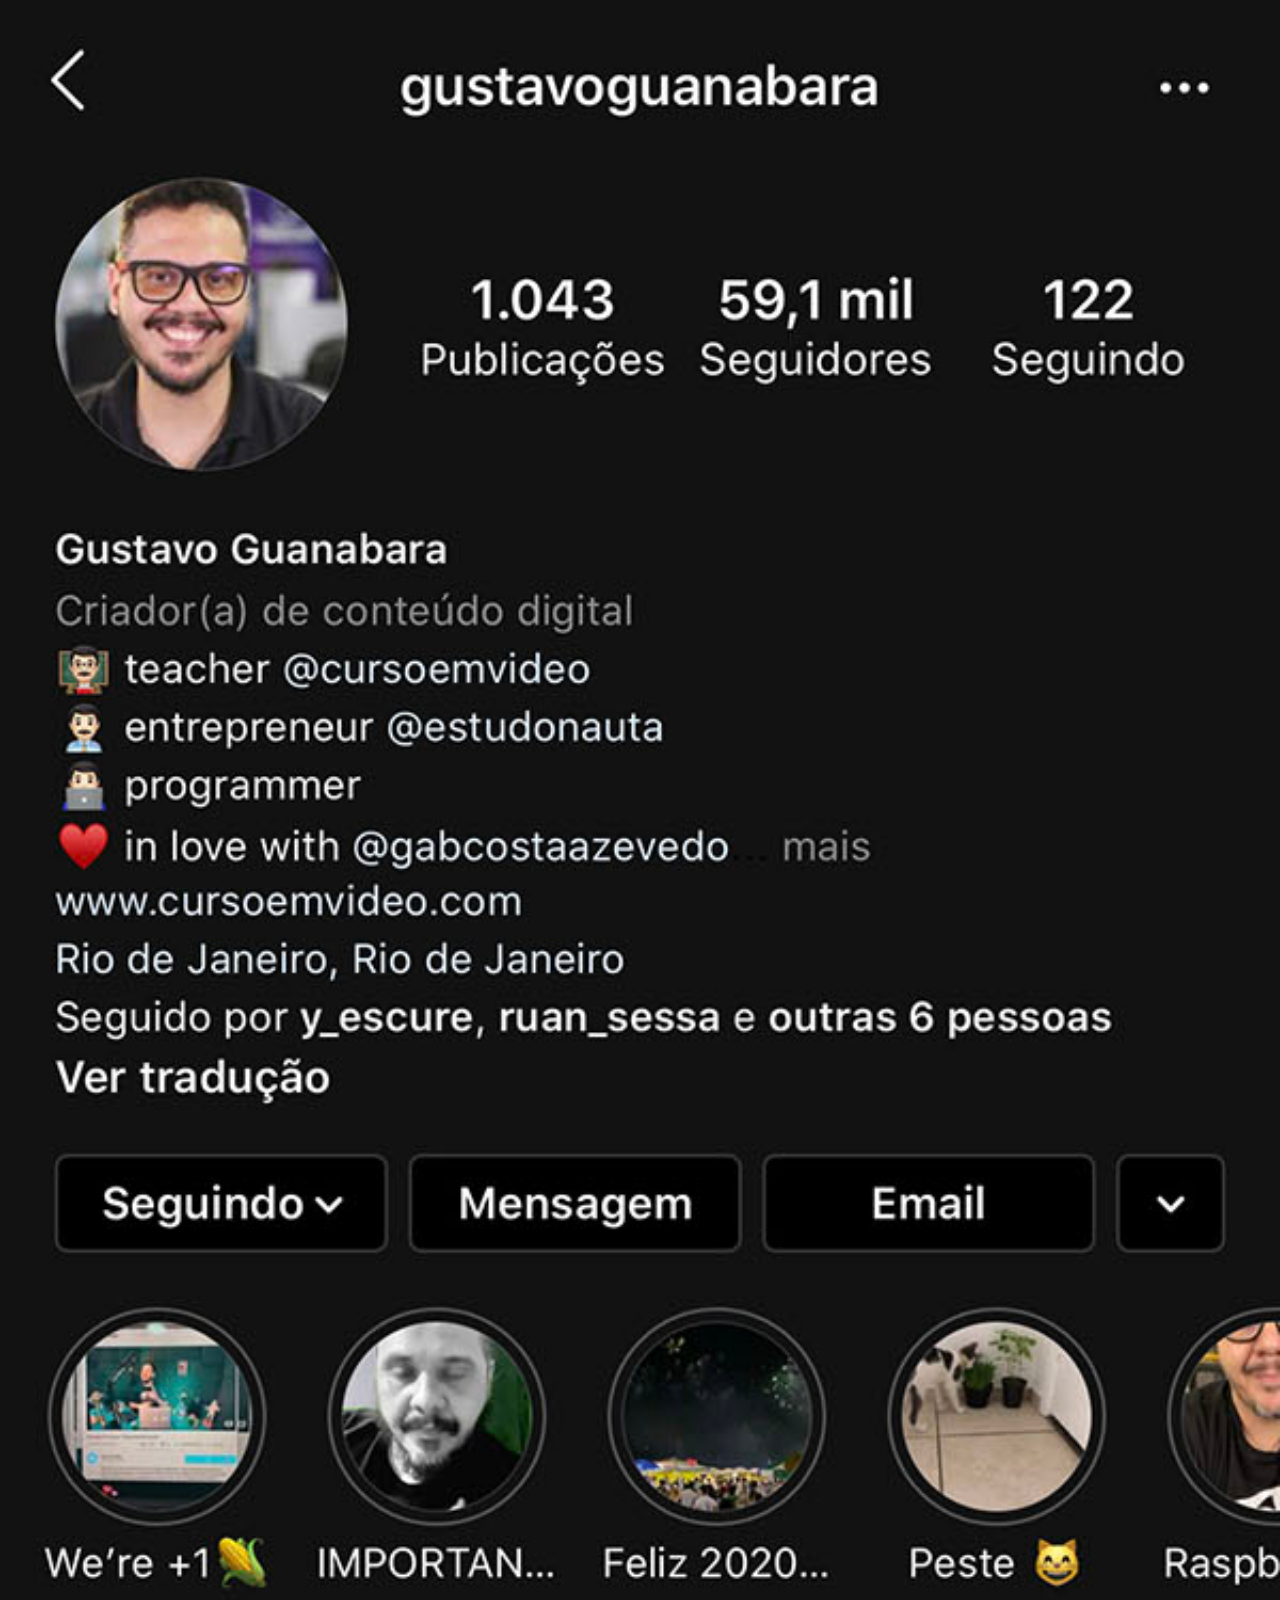
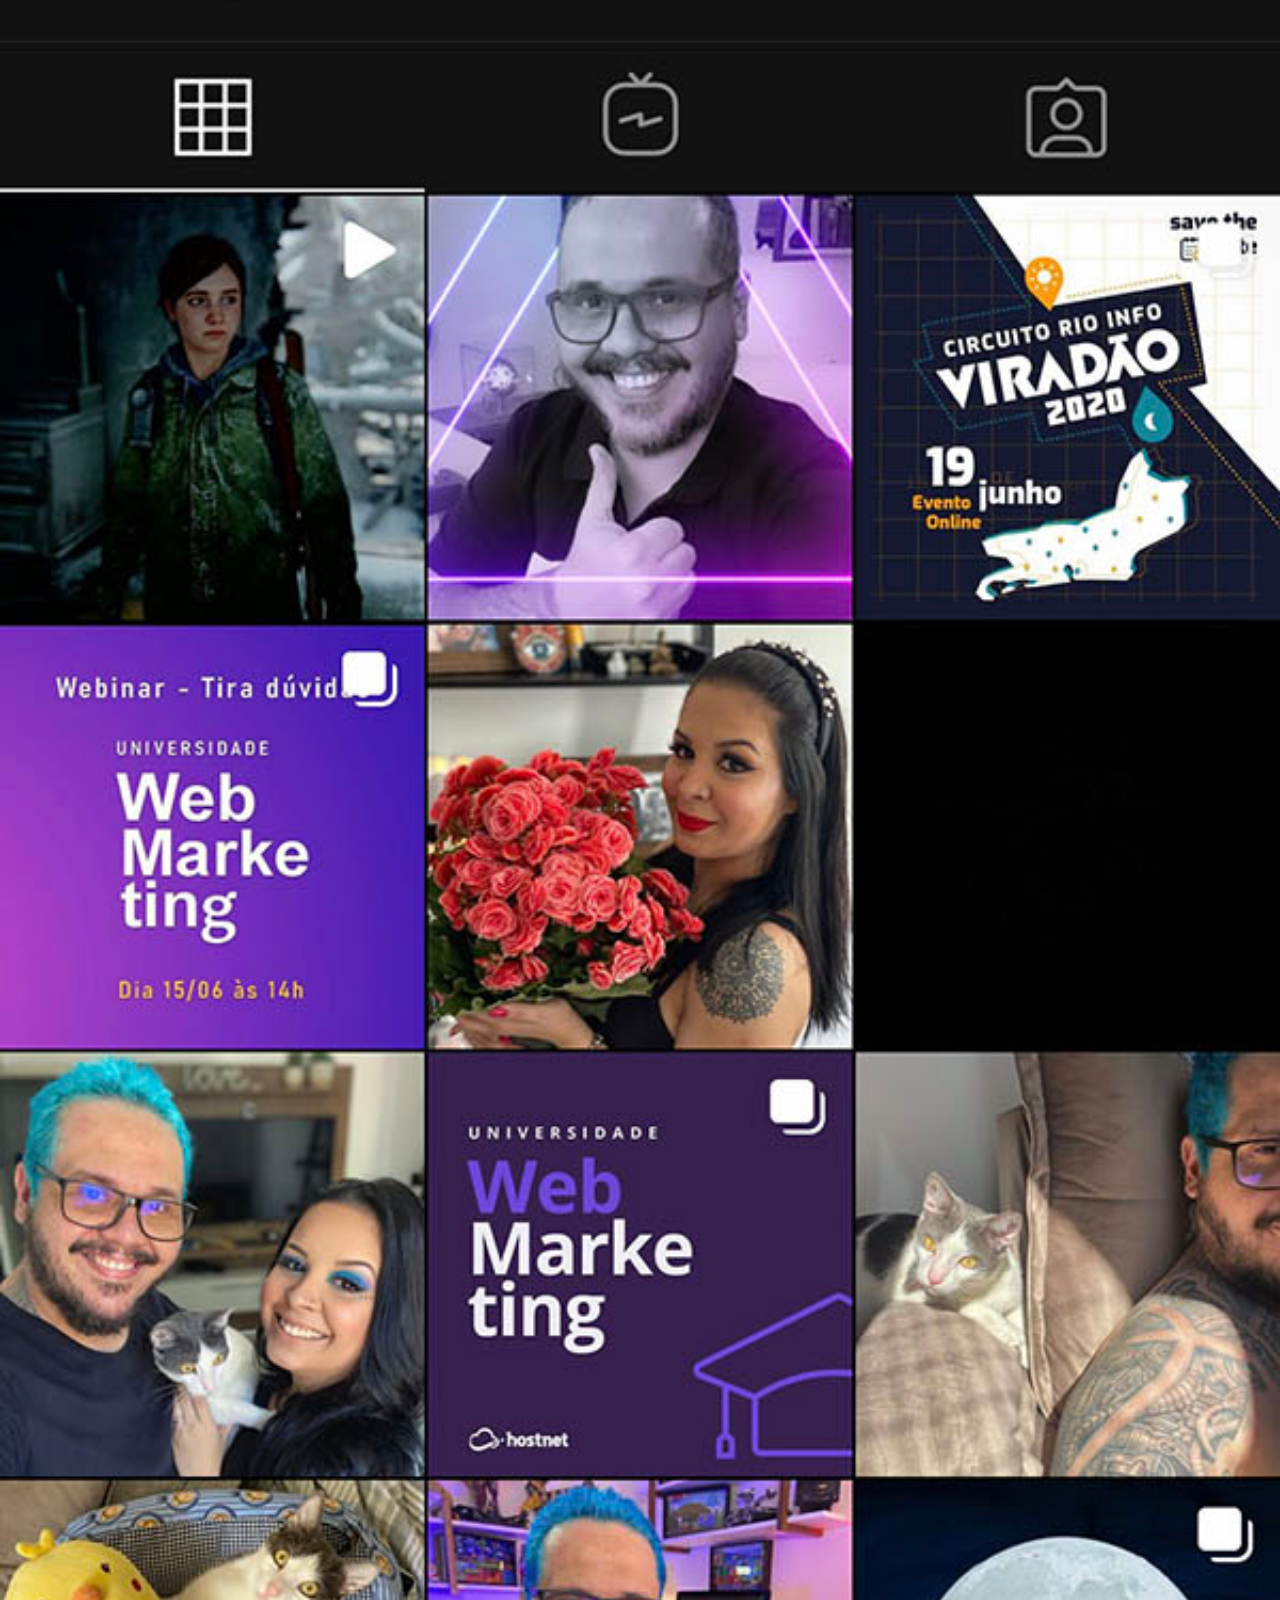
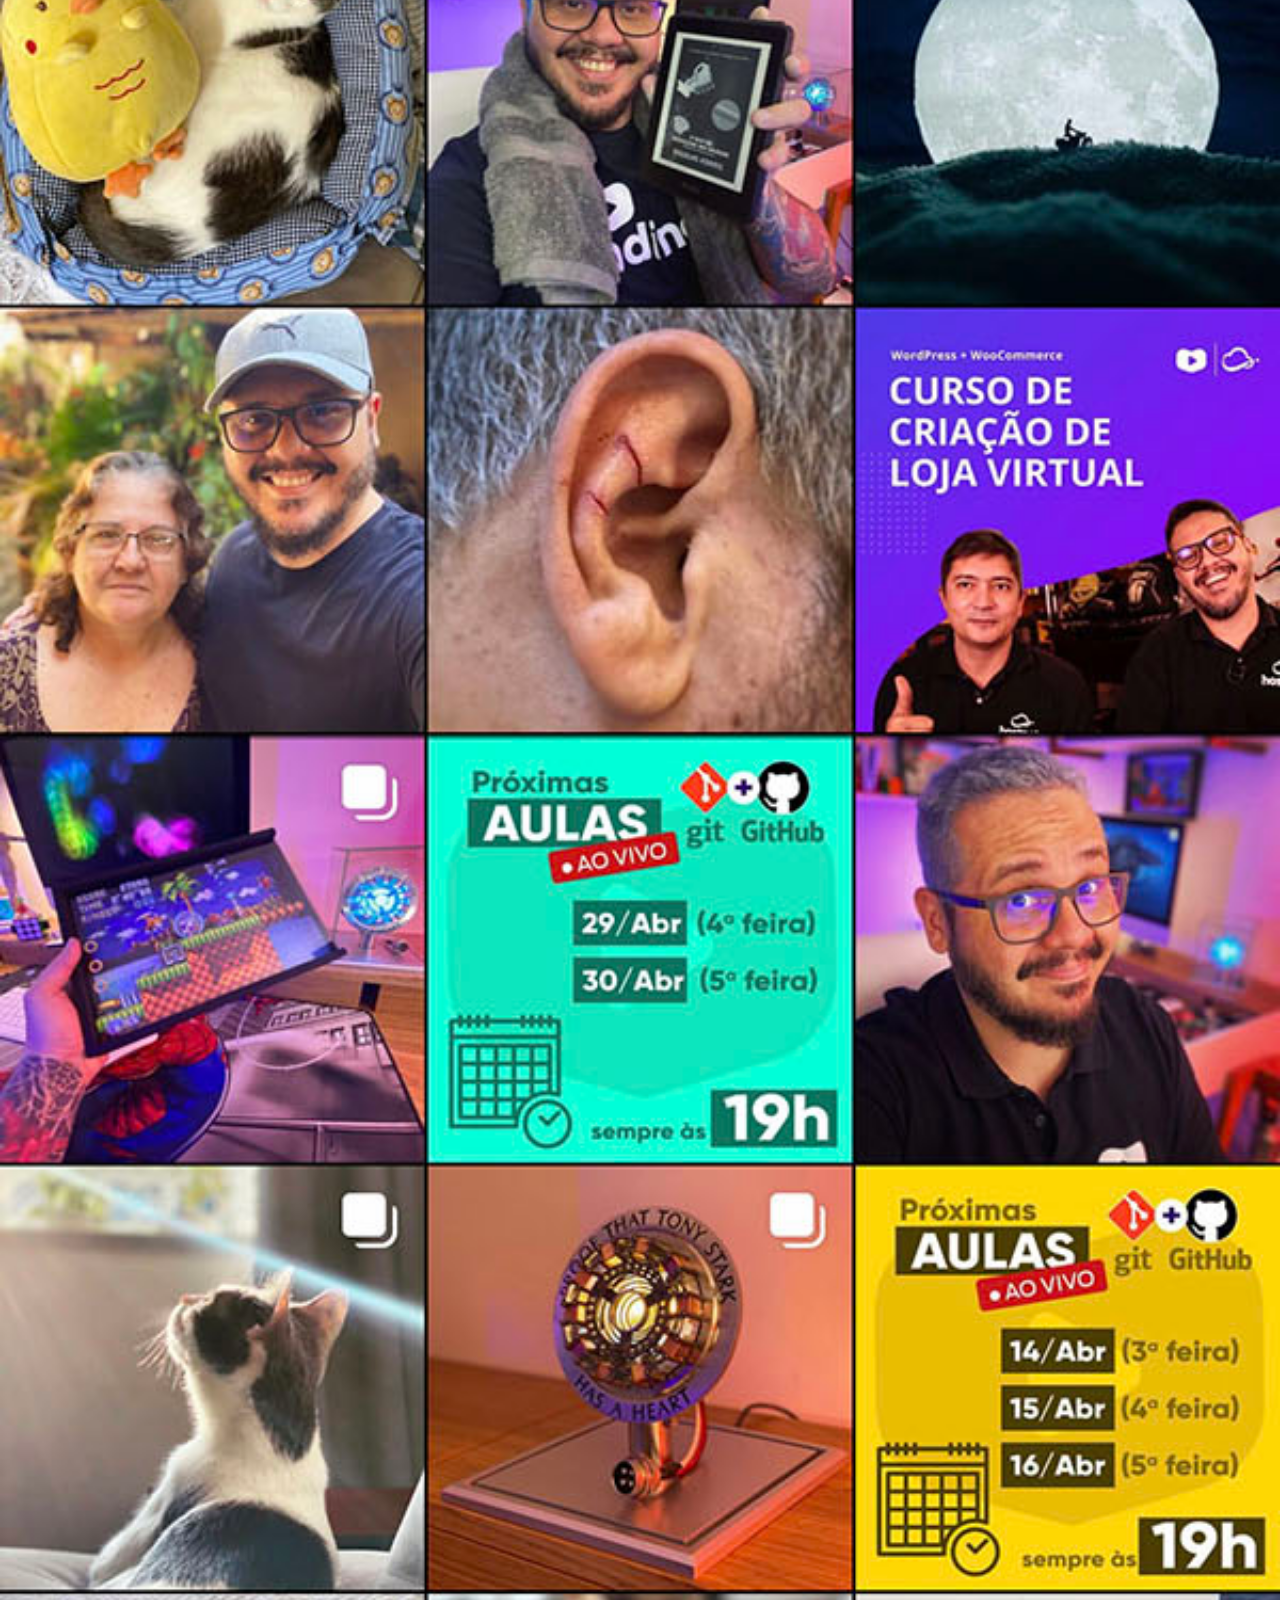
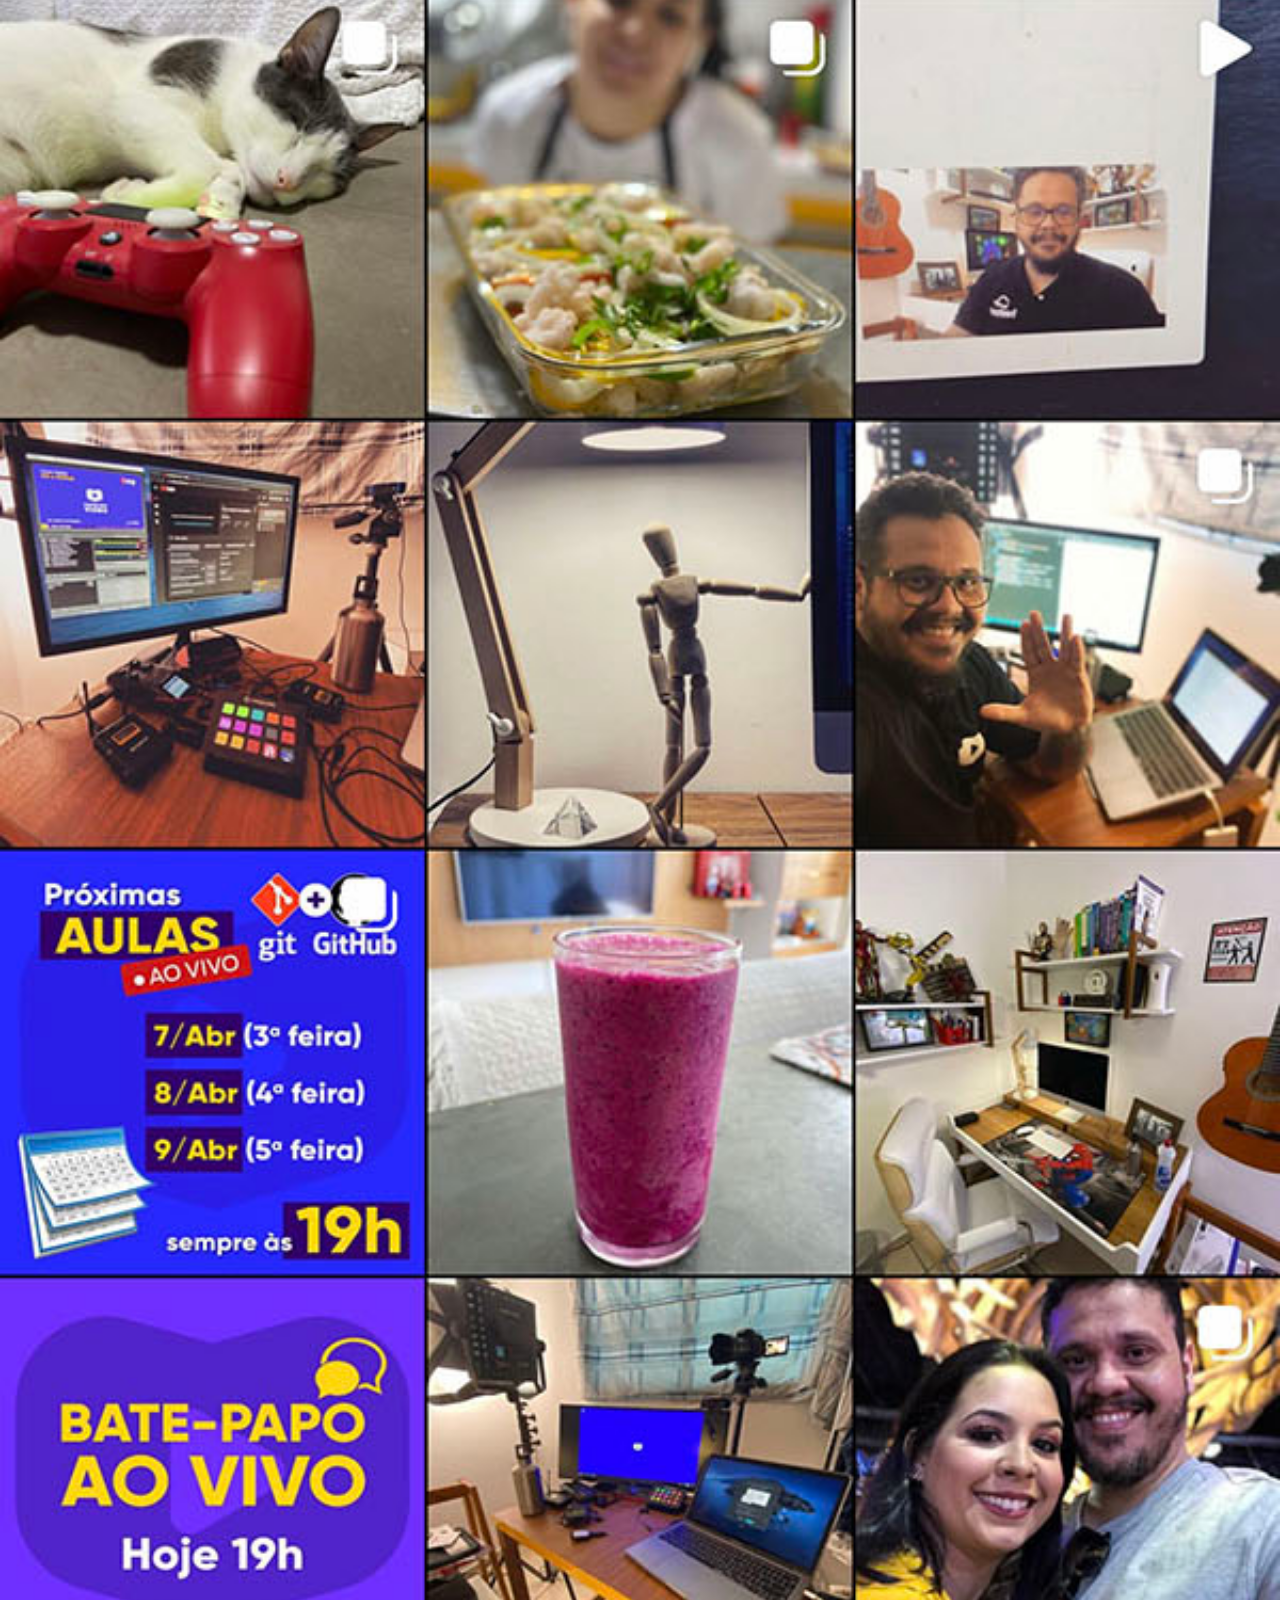
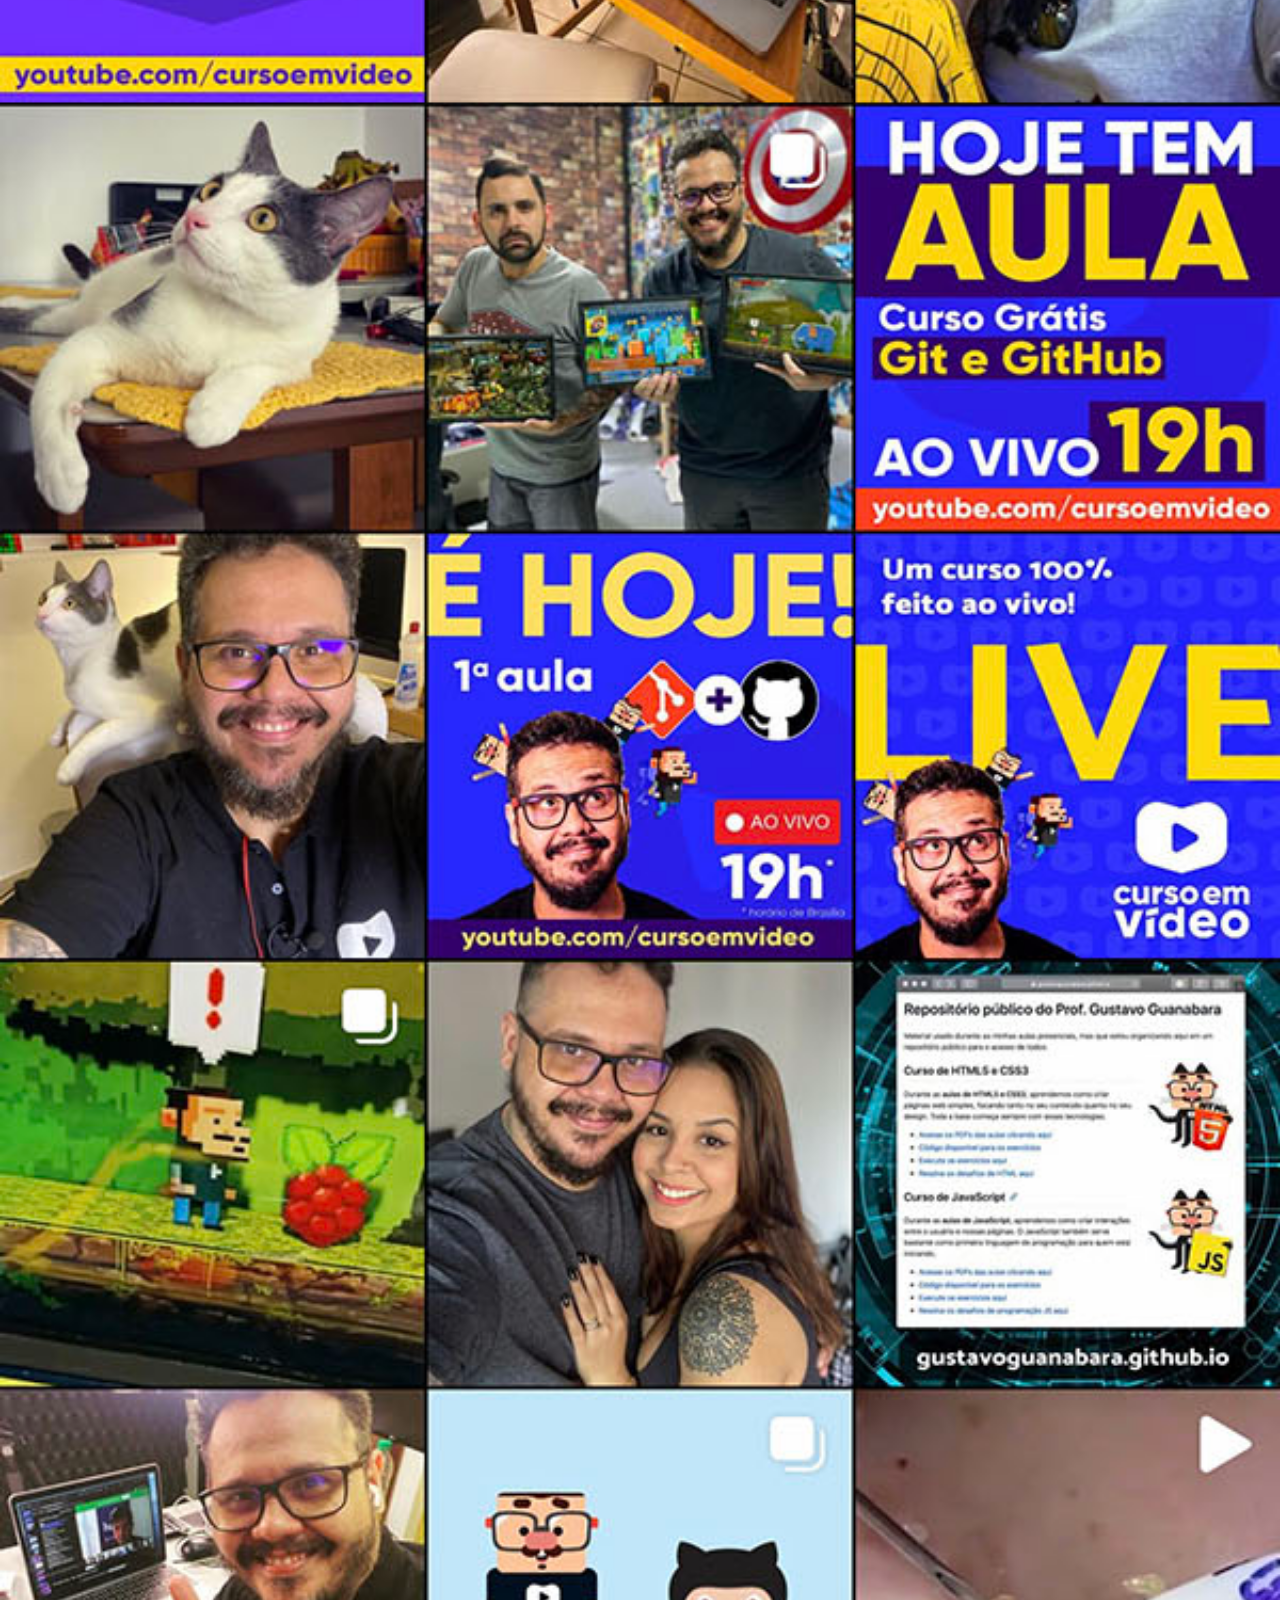
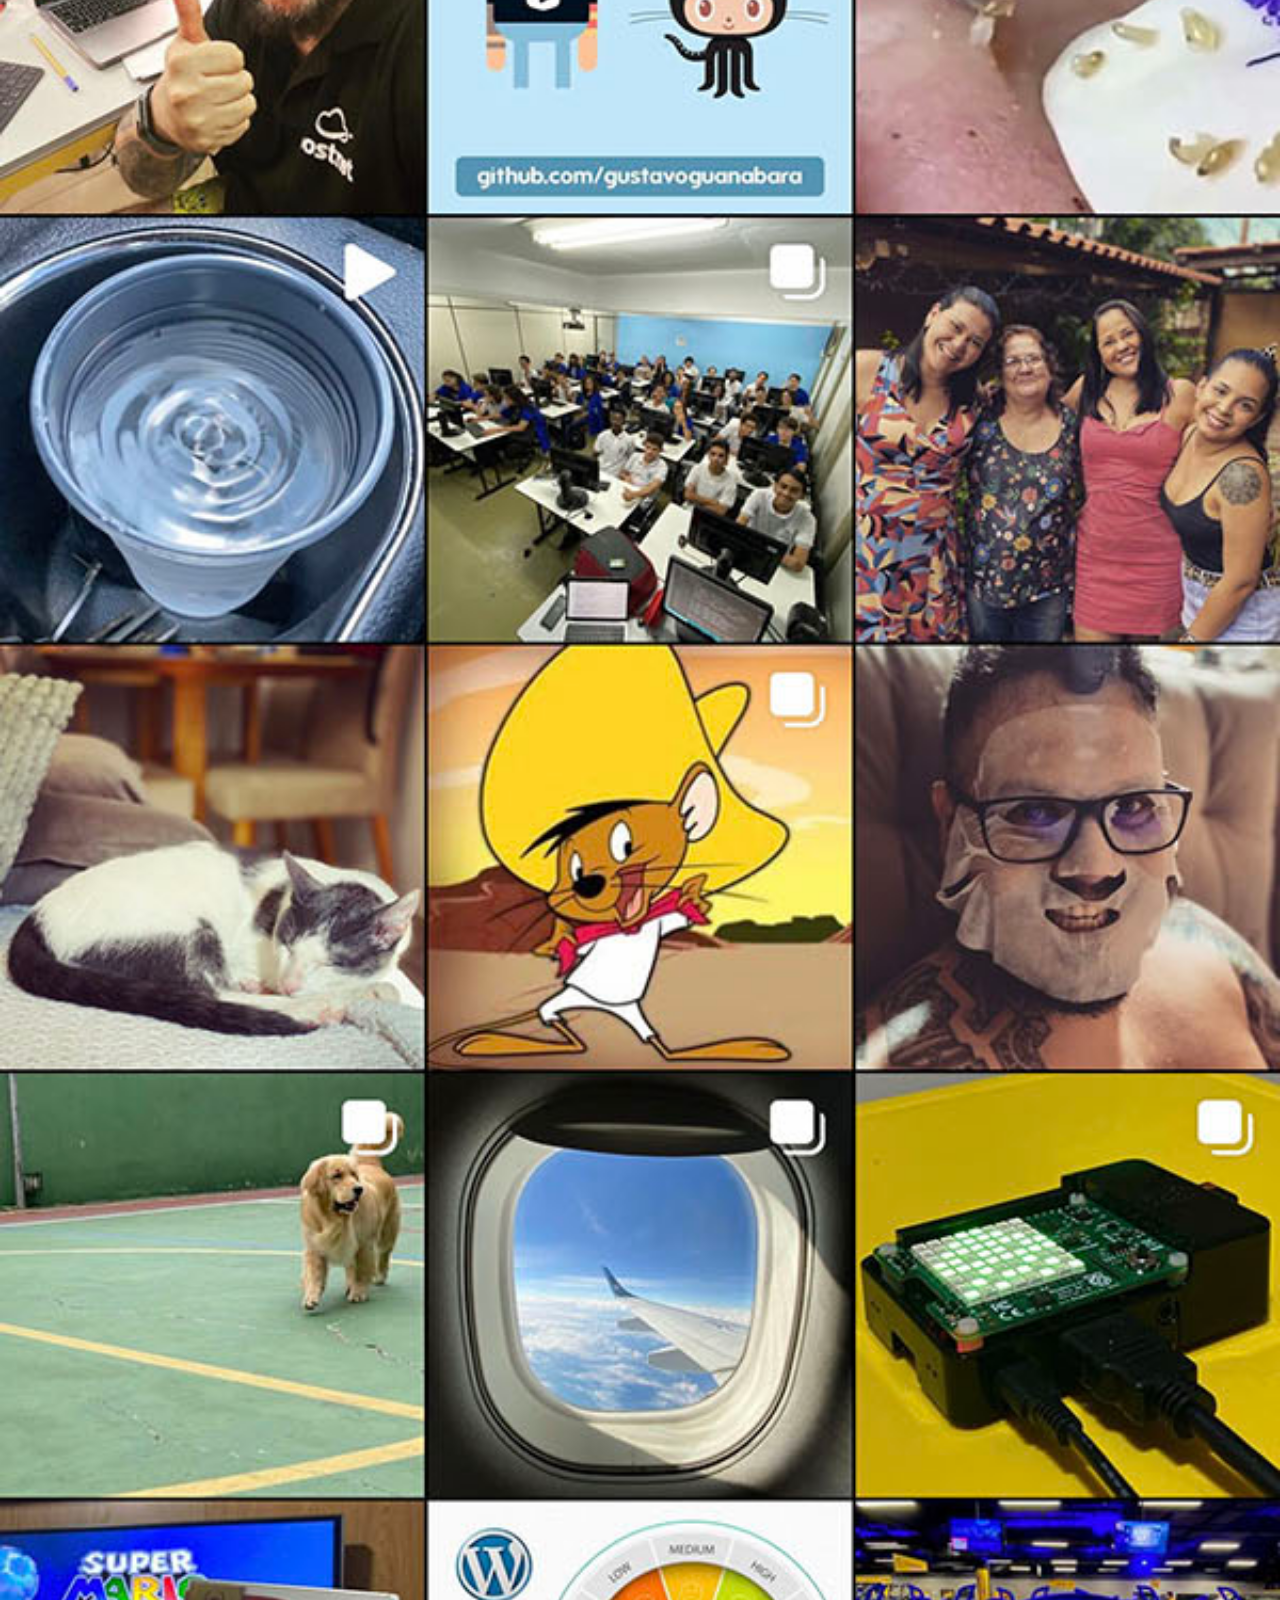
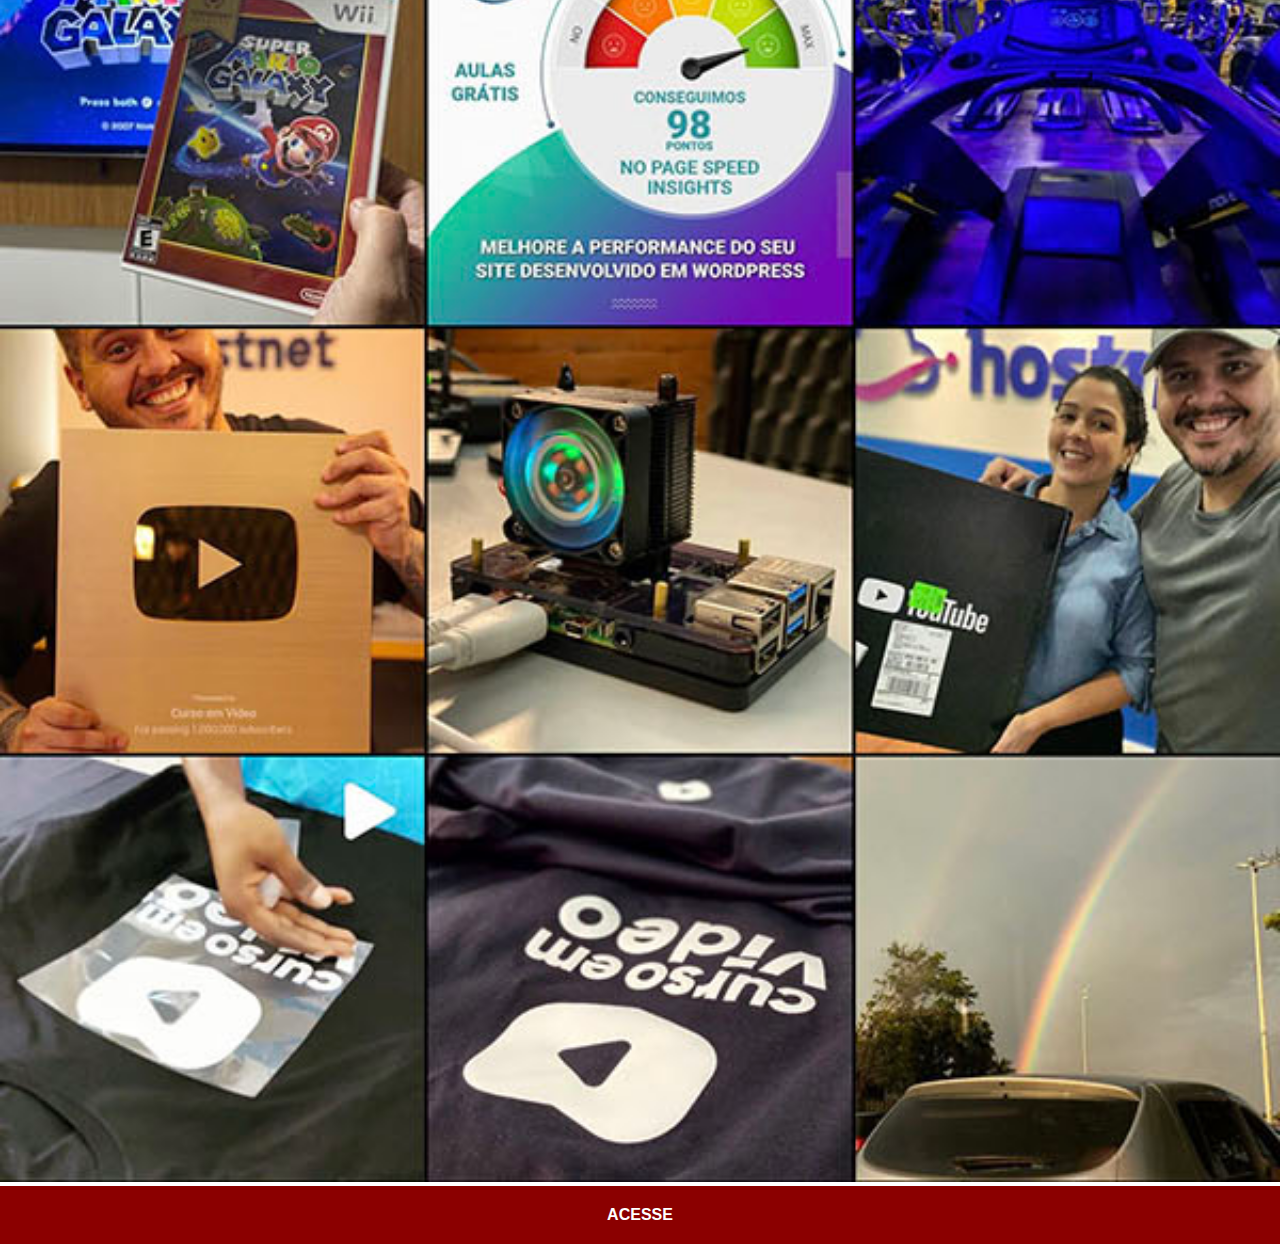
<file: pages/instagram.html>
<!DOCTYPE html>
<html lang="pt-BR">
<head>
    <meta charset="UTF-8">
    <meta http-equiv="X-UA-Compatible" content="IE=edge">
    <meta name="viewport" content="width=device-width, initial-scale=1.0">
    <title>Instagram</title>
    <link rel="stylesheet" href="../estilos/social.css">
</head>
<body>
    <img src="../imagens/tela-instagram.jpg" alt="Instagram">
    <a href="https://www.instagram.com/gustavoguanabara/" target="_blank">ACESSE</a>
</body>
</html>
</file>
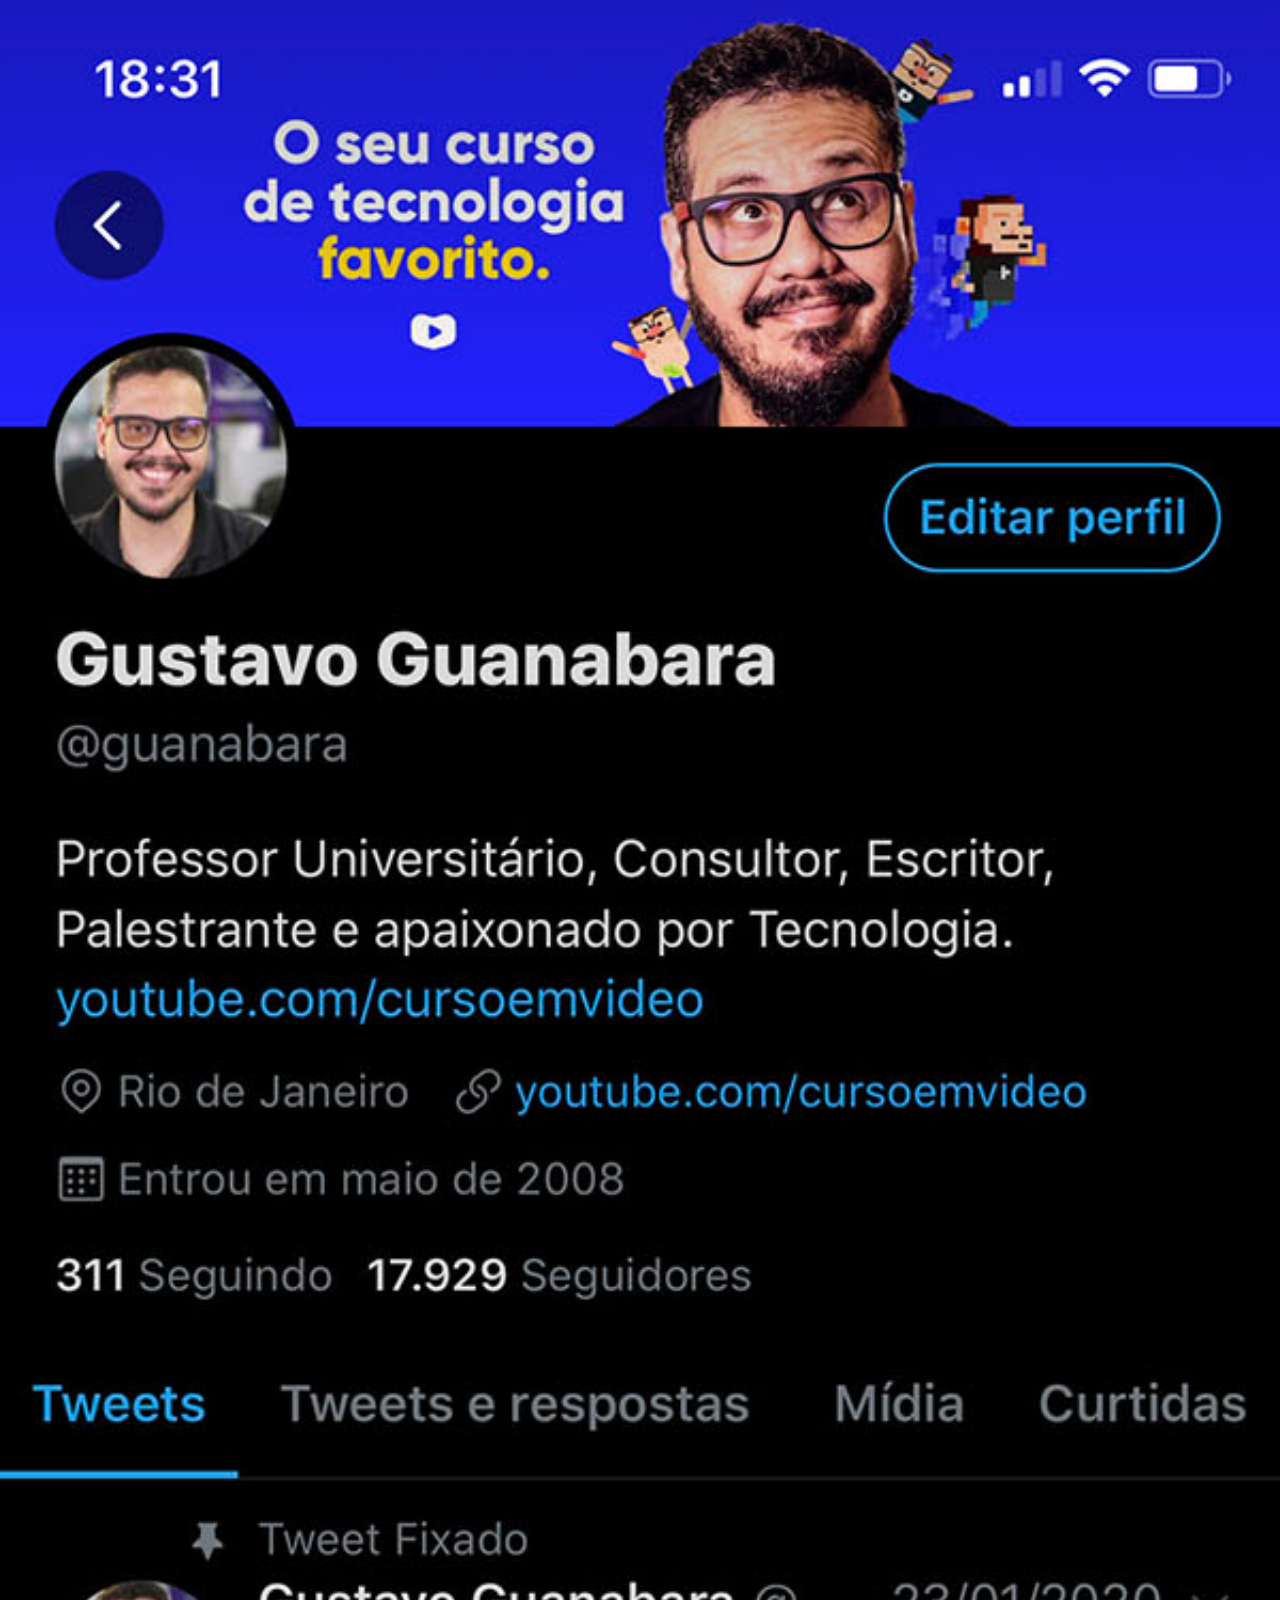
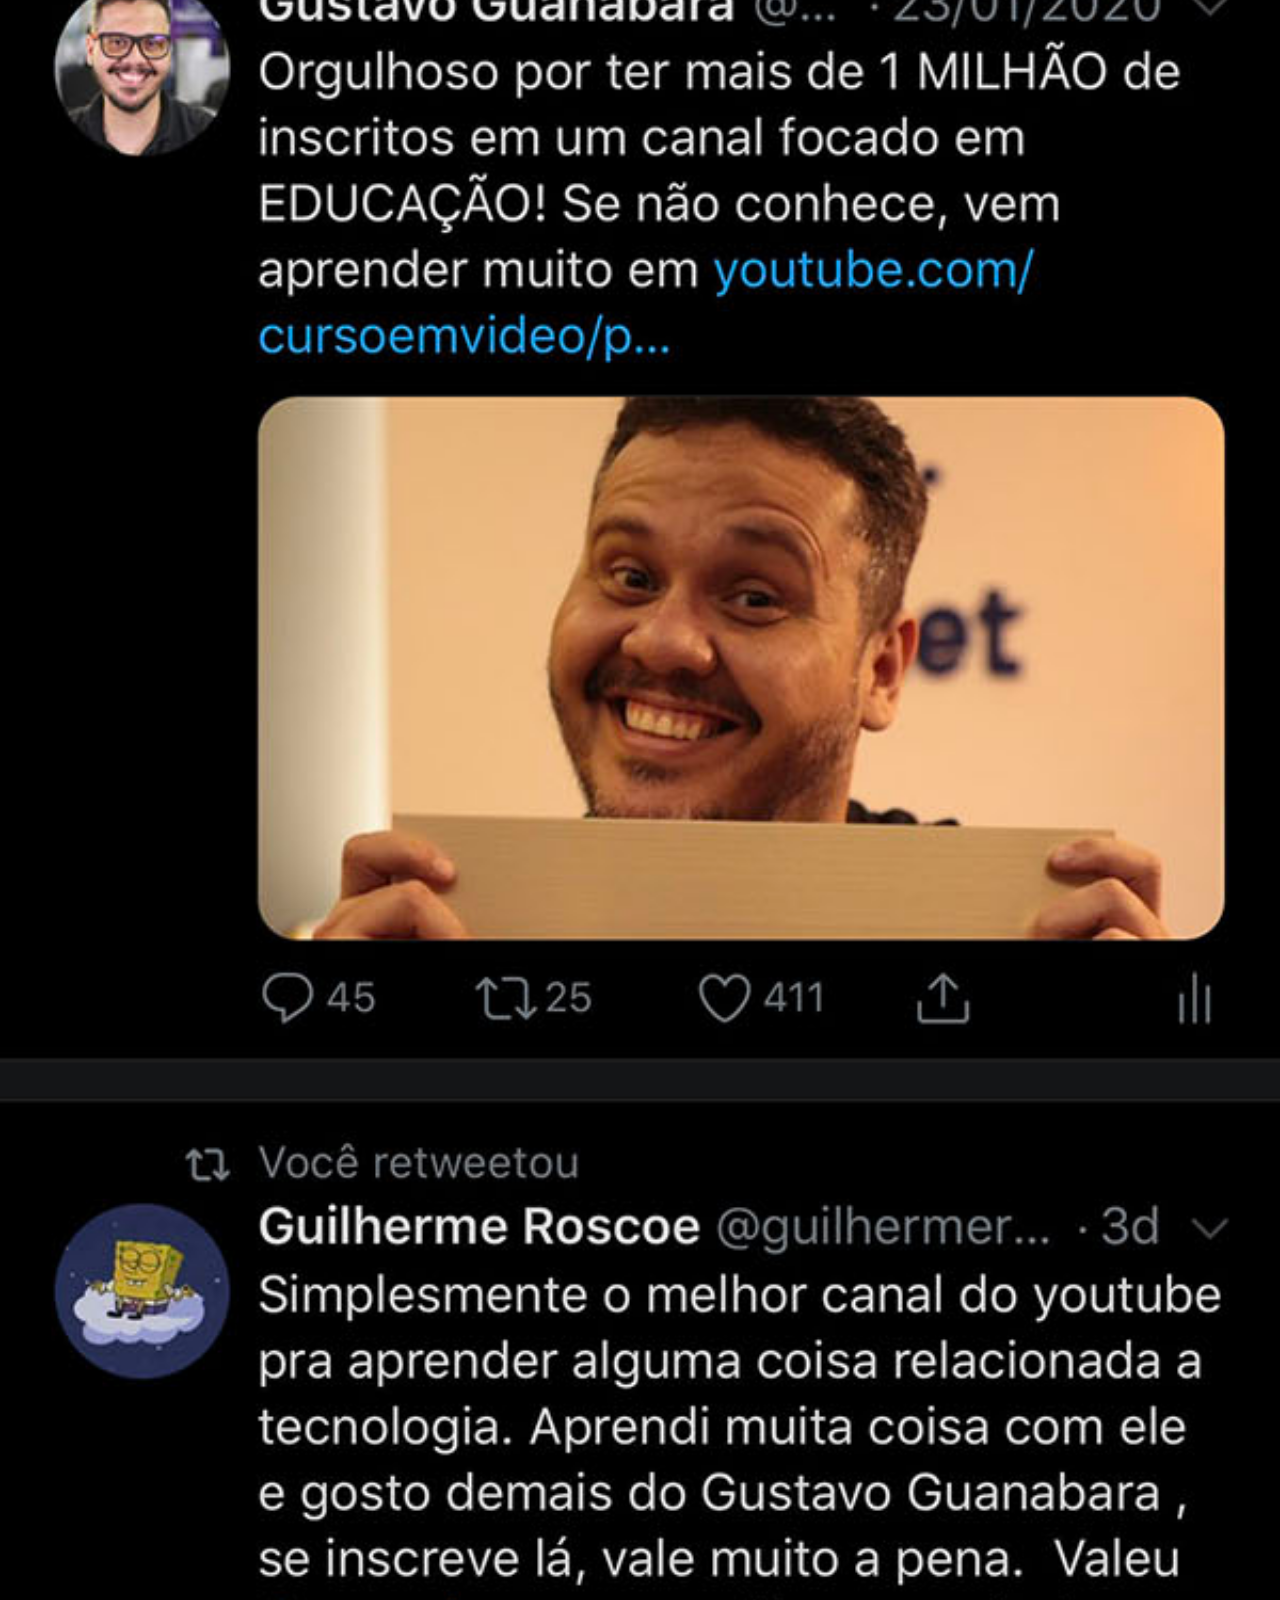
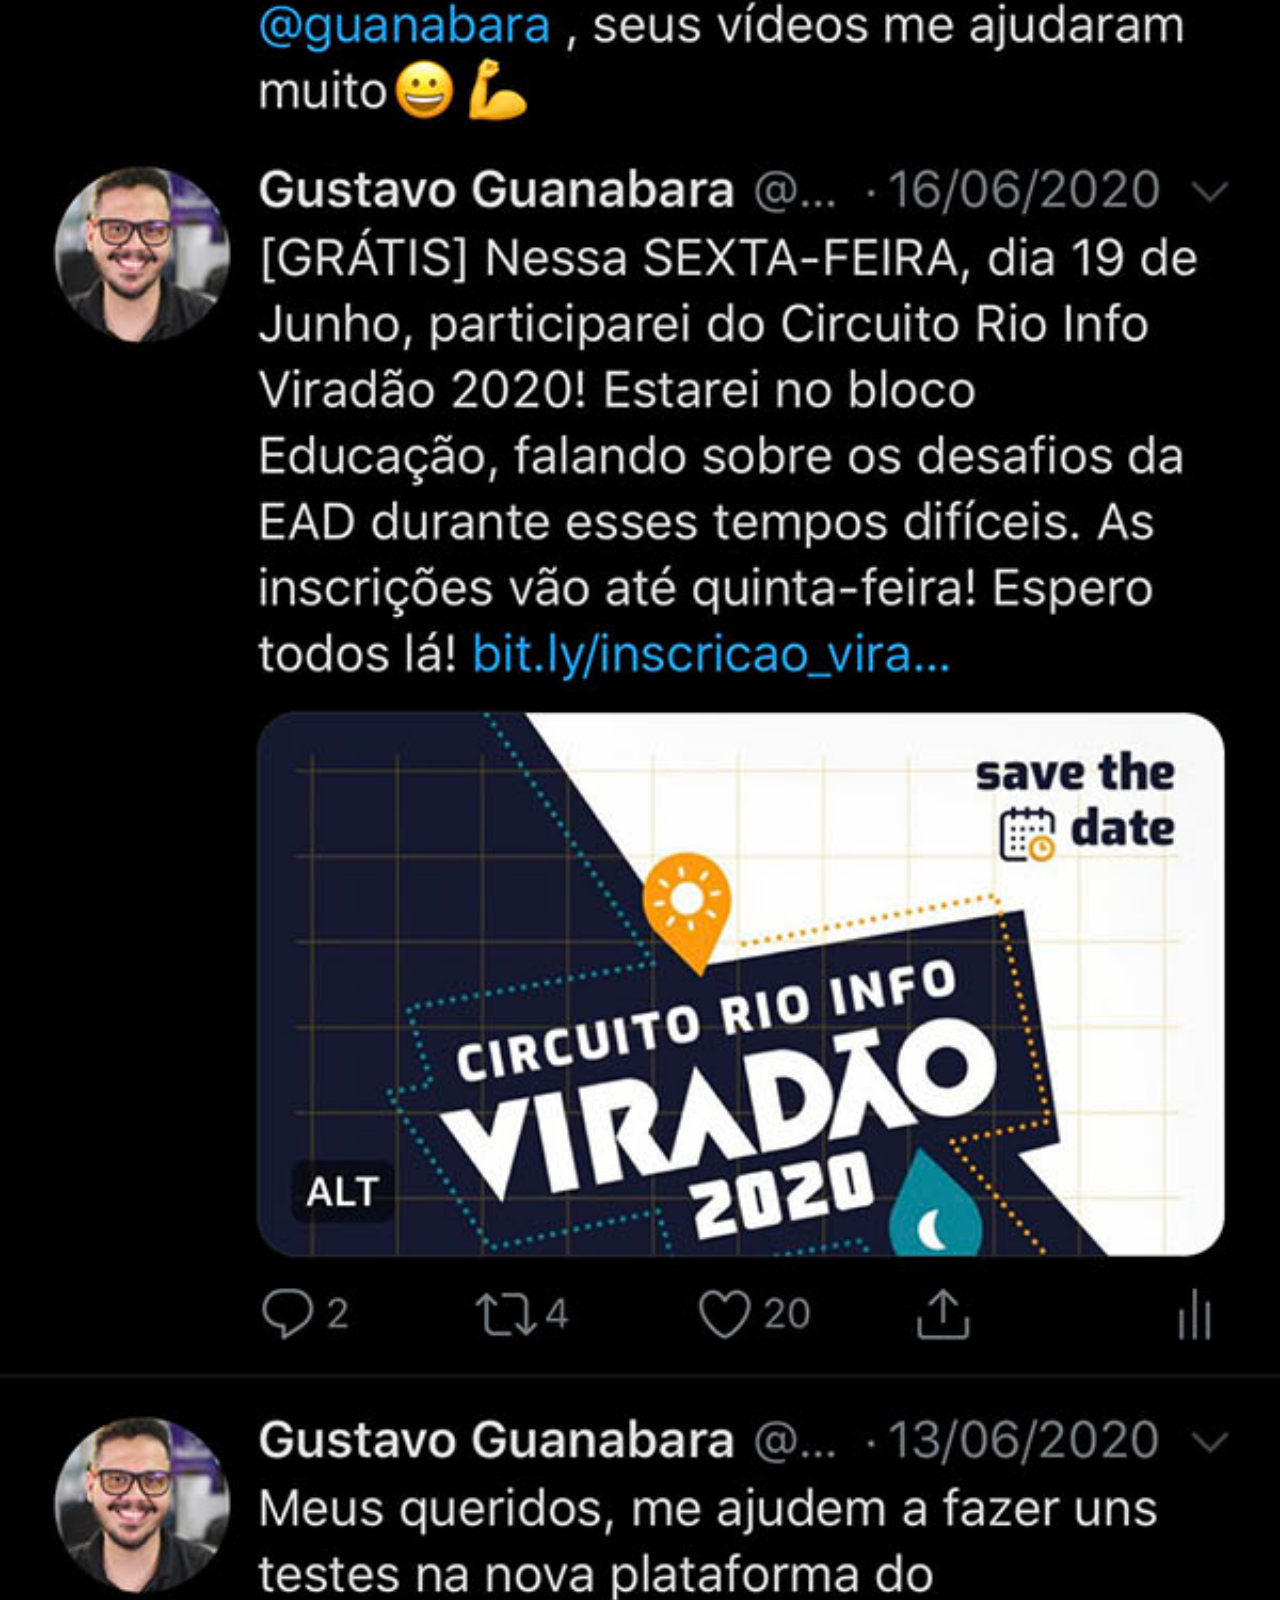
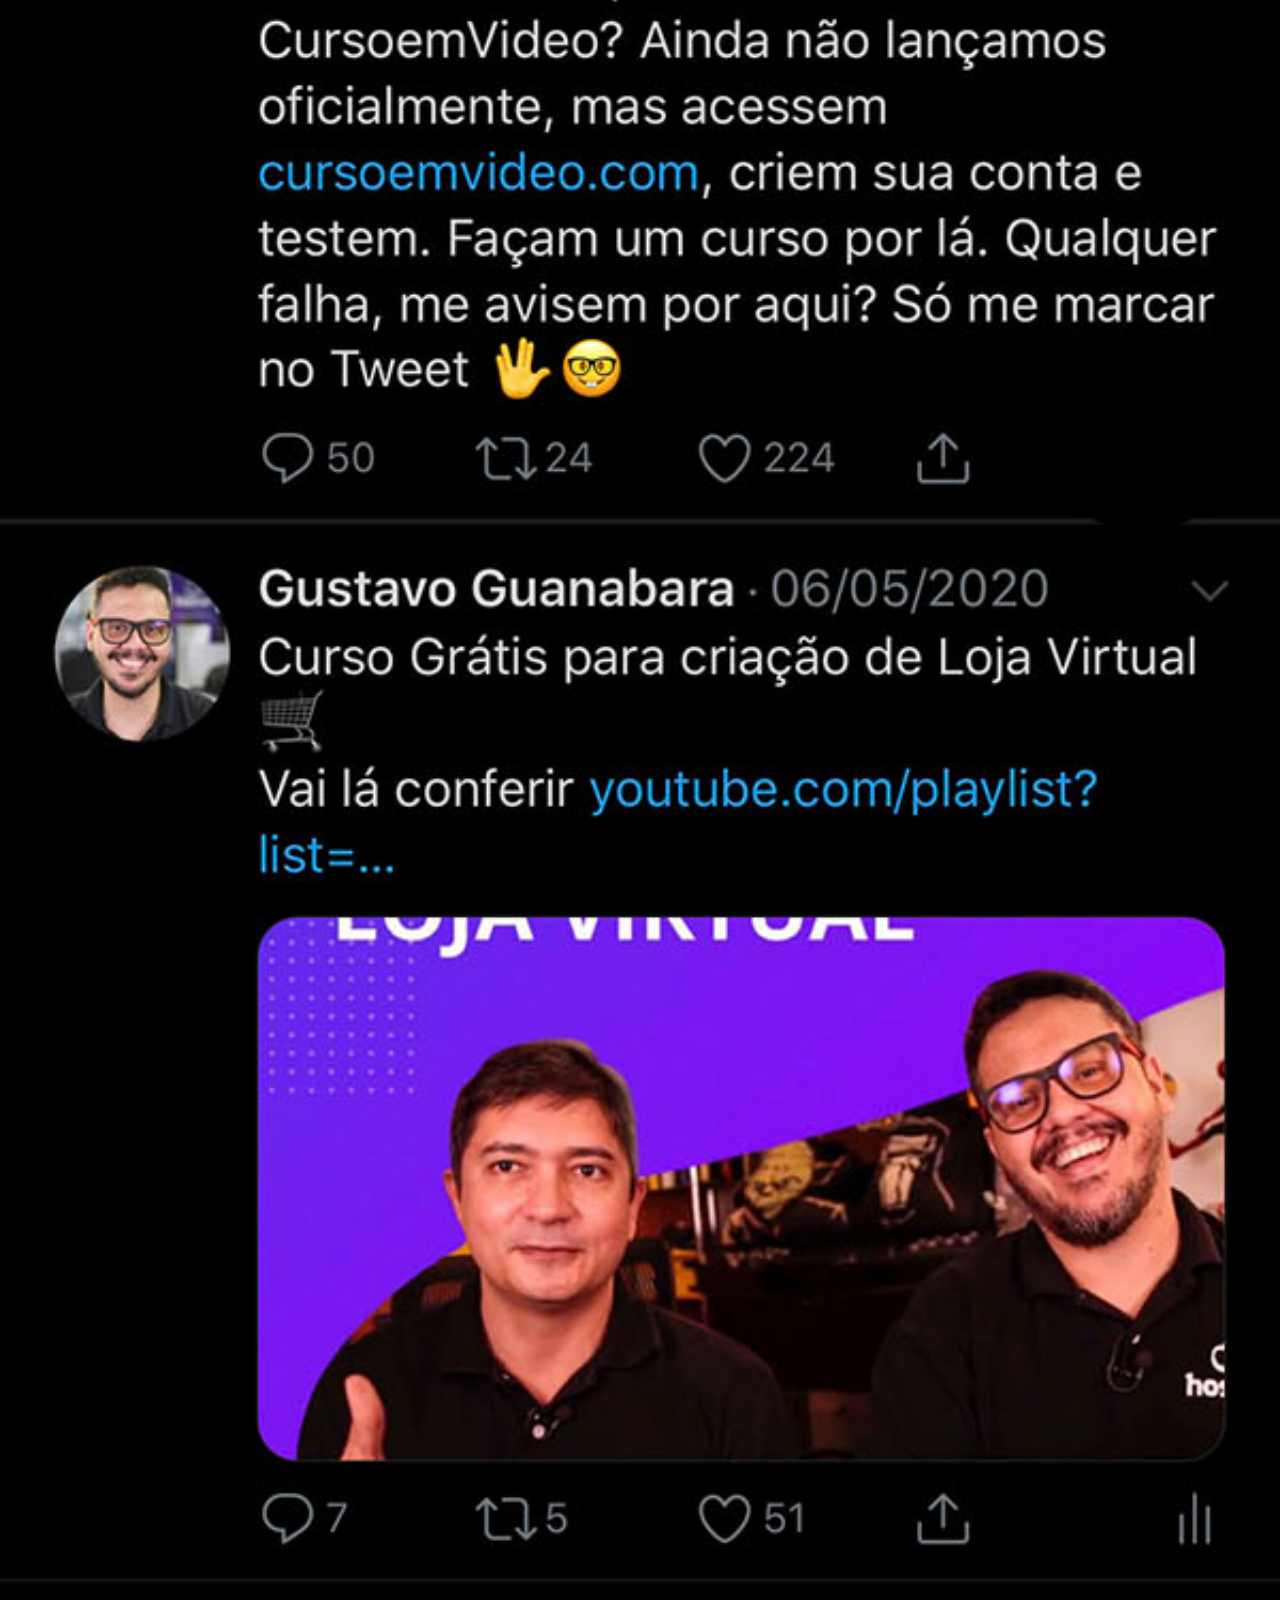
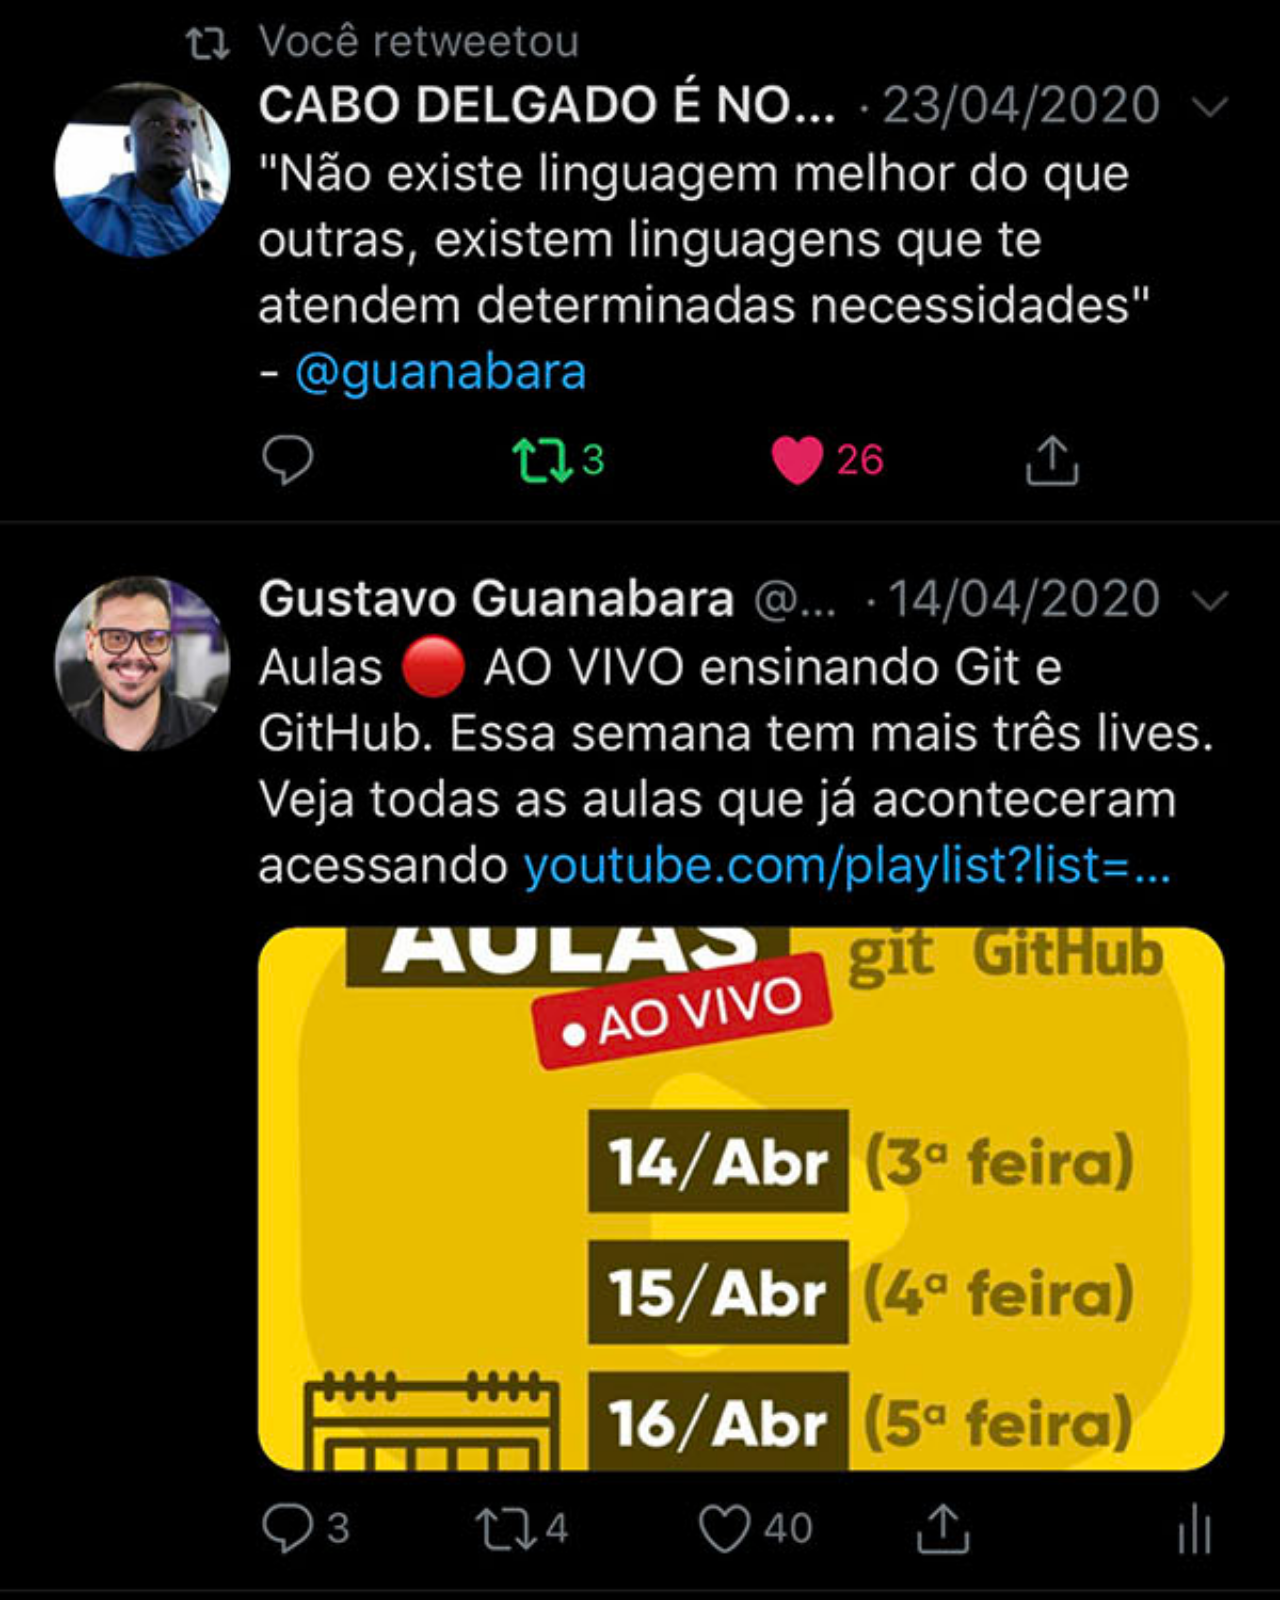
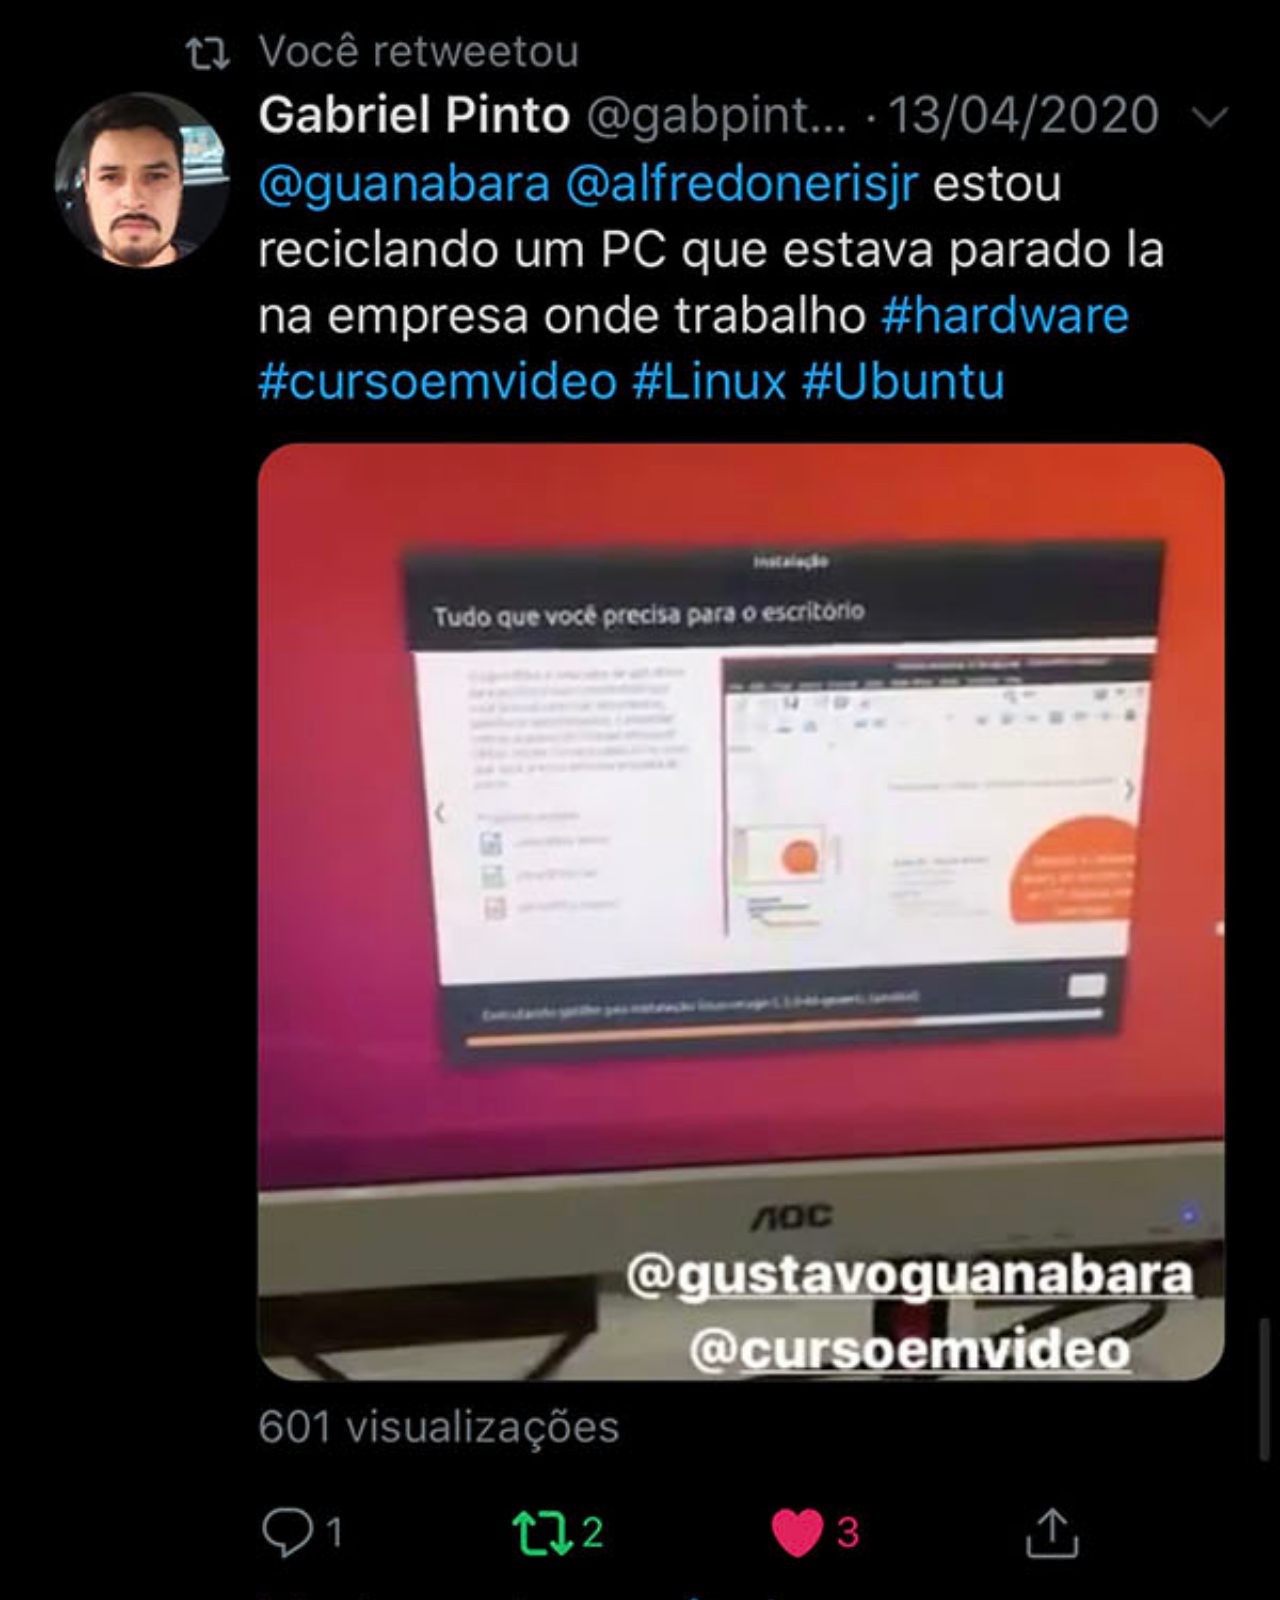
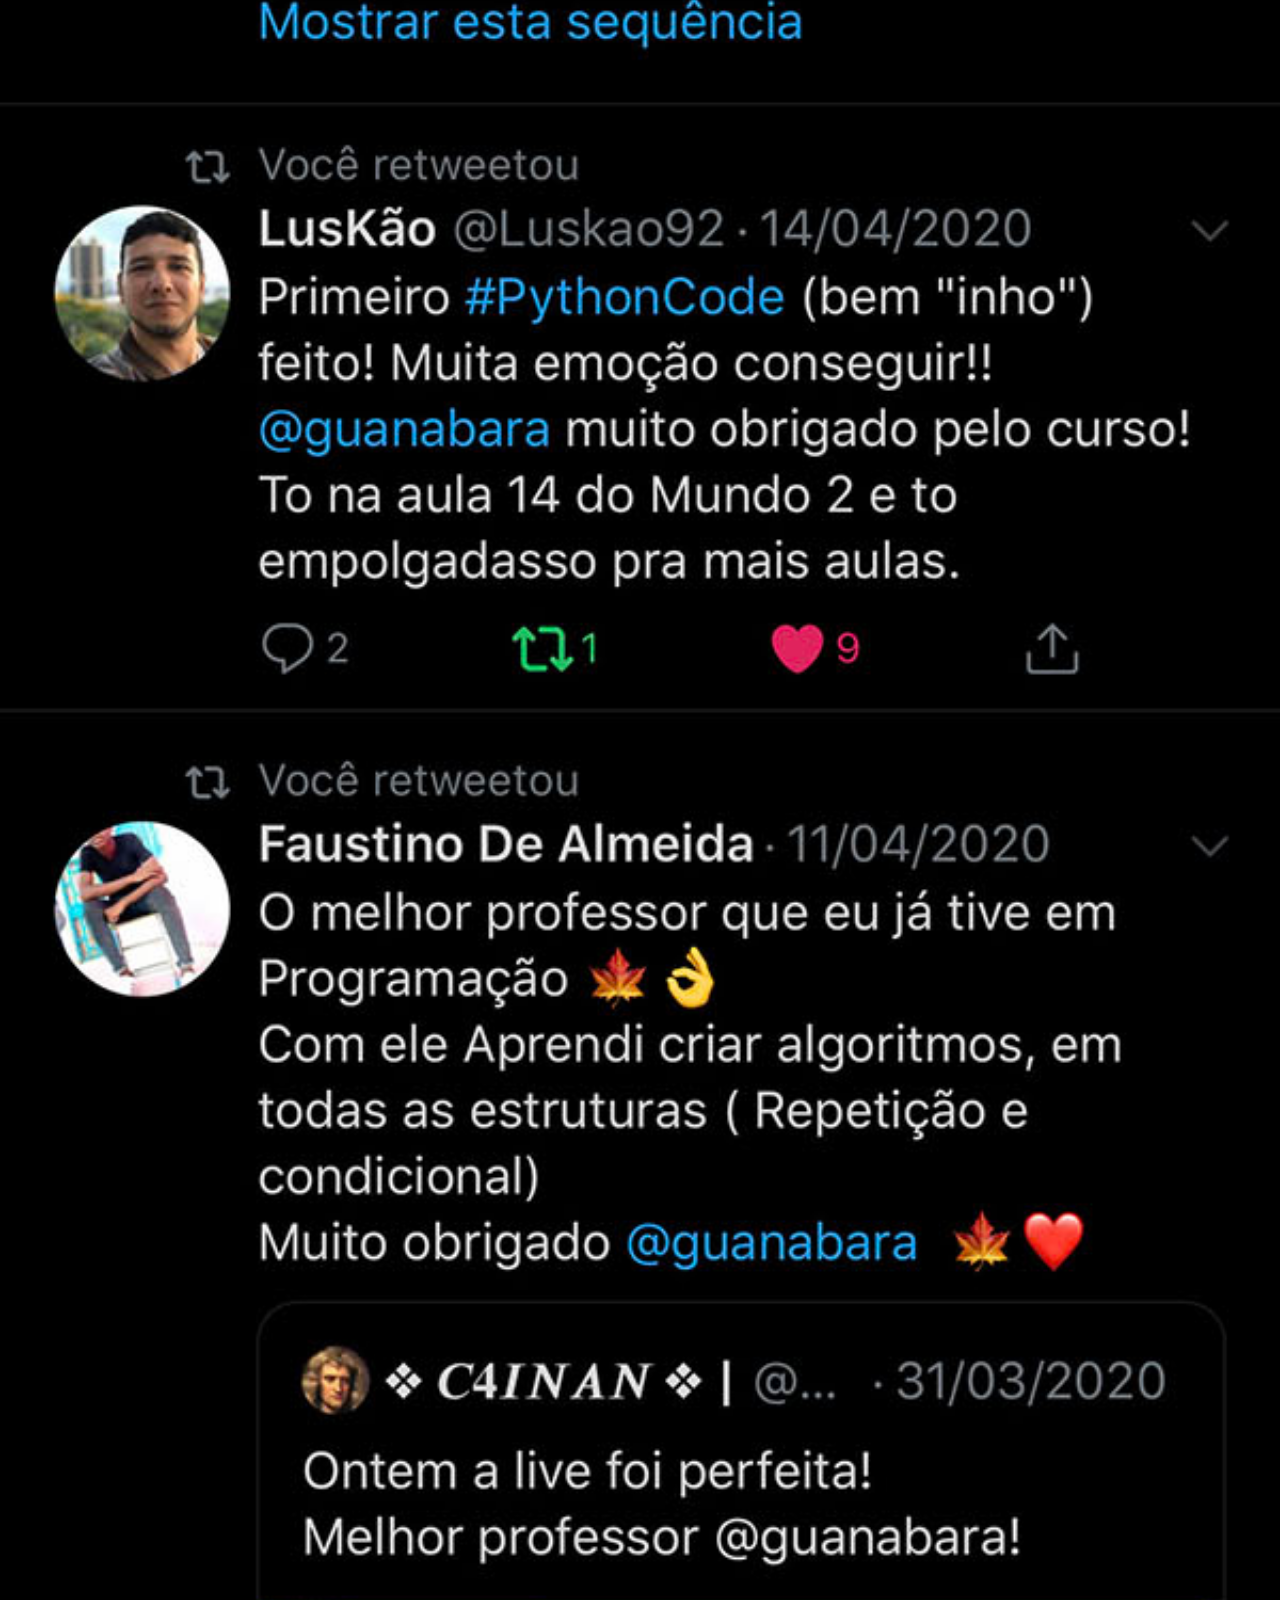
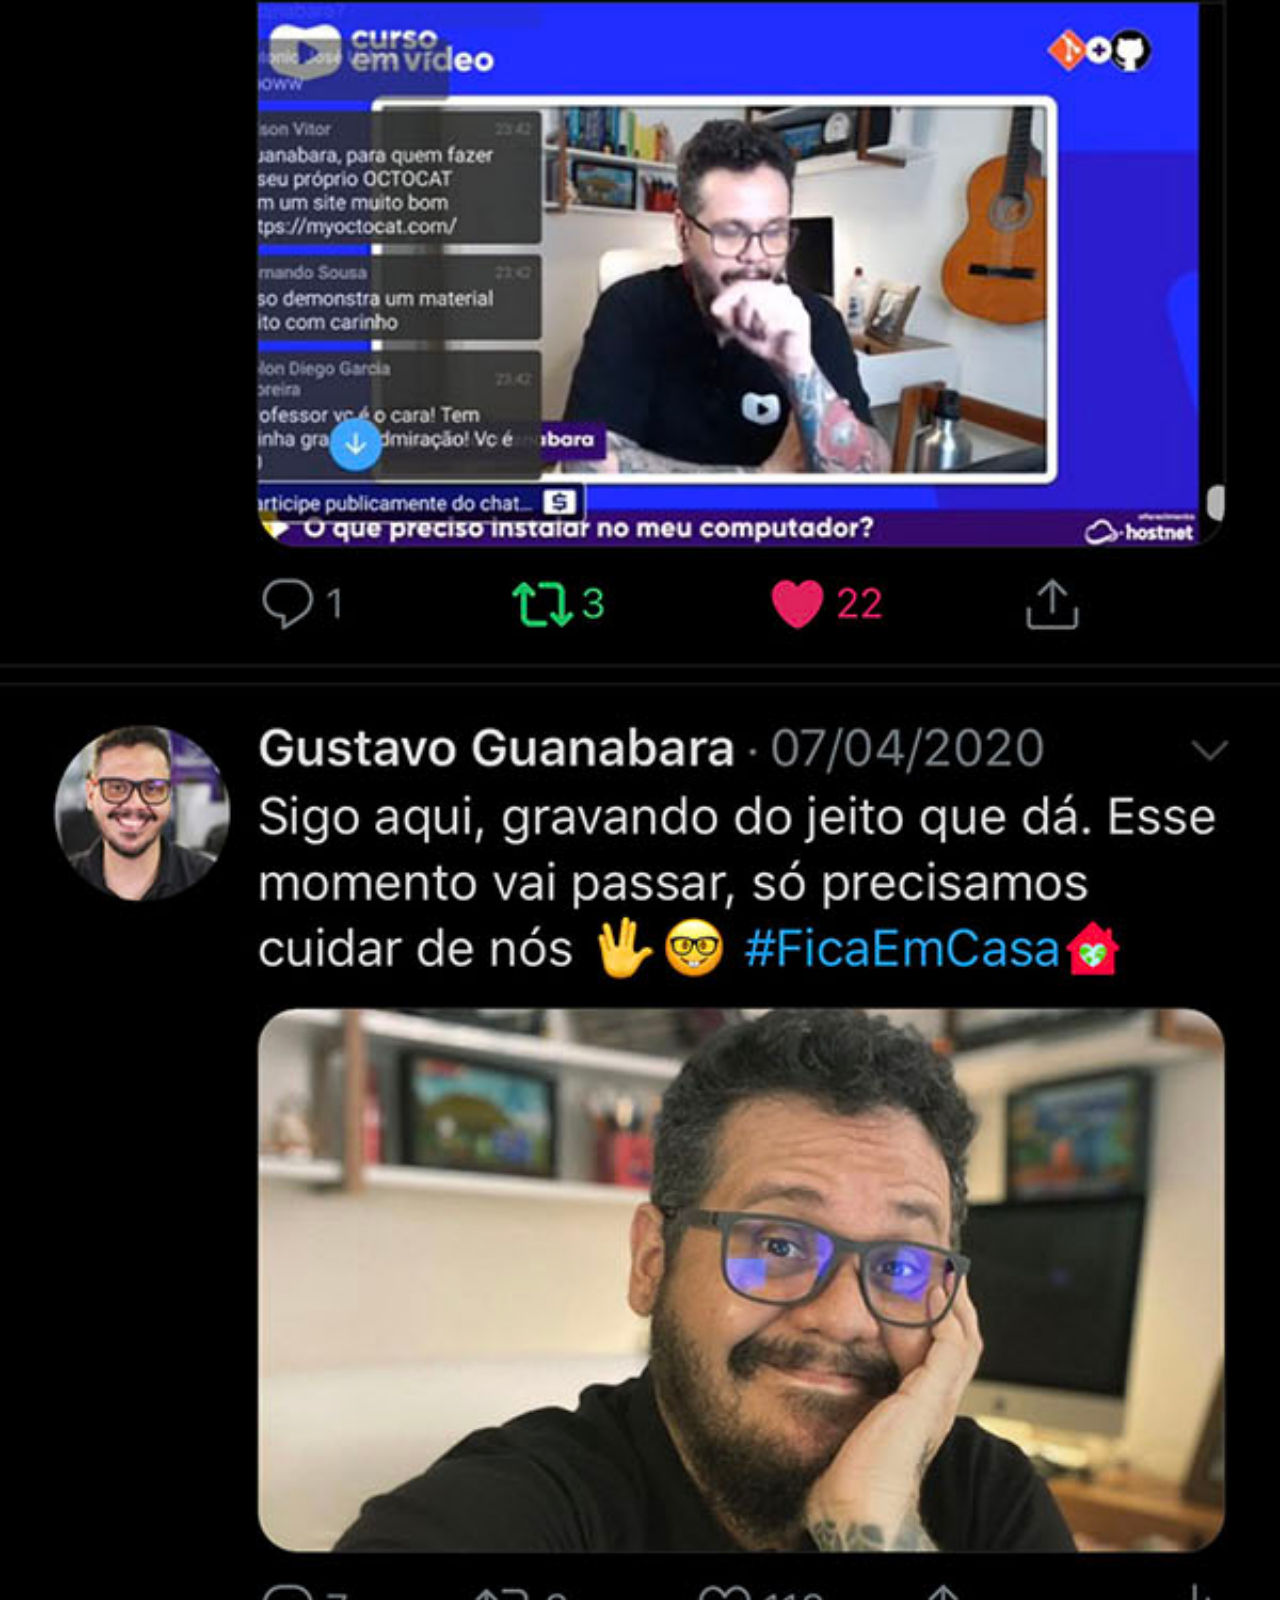
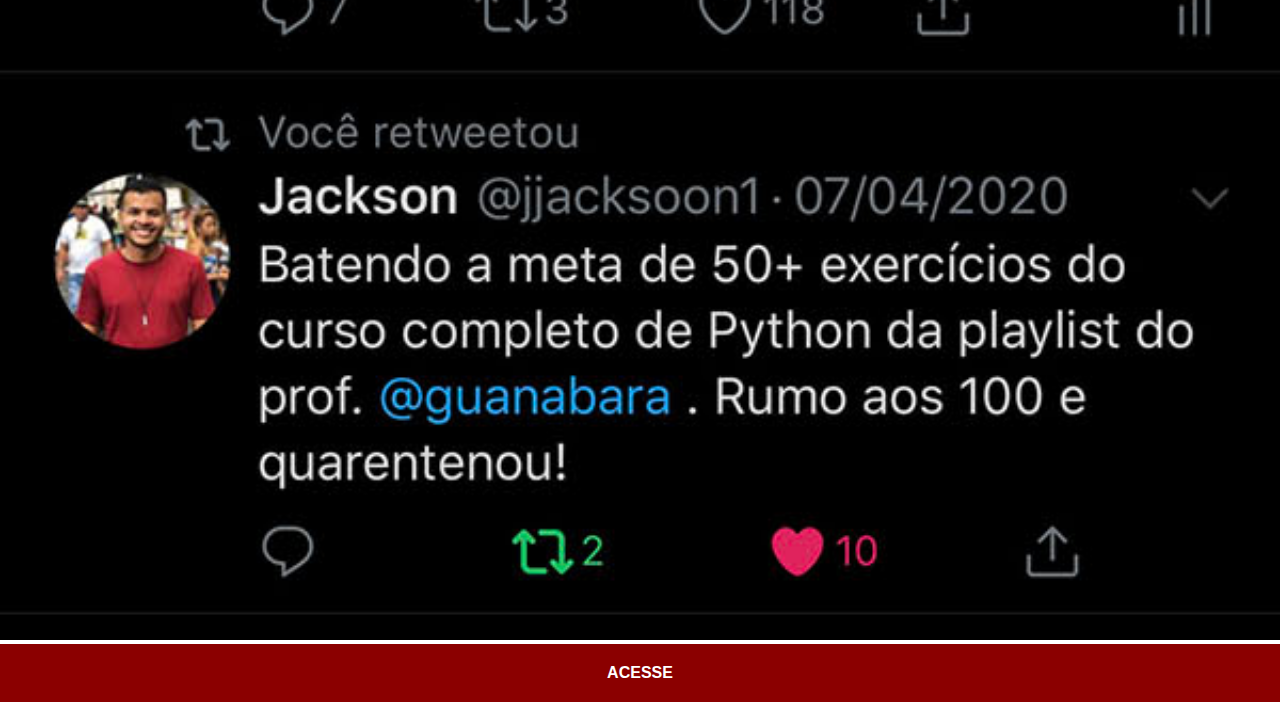
<file: pages/twitter.html>
<!DOCTYPE html>
<html lang="pt-BR">
<head>
    <meta charset="UTF-8">
    <meta http-equiv="X-UA-Compatible" content="IE=edge">
    <meta name="viewport" content="width=device-width, initial-scale=1.0">
    <title>Twitter</title>
    <link rel="stylesheet" href="../estilos/social.css">
</head>
<body>
    <img src="../imagens/tela-twitter.jpg" alt="Twitter">
    <a href="https://twitter.com/guanabara" target="_blank">ACESSE</a>
</body>
</html>
</file>
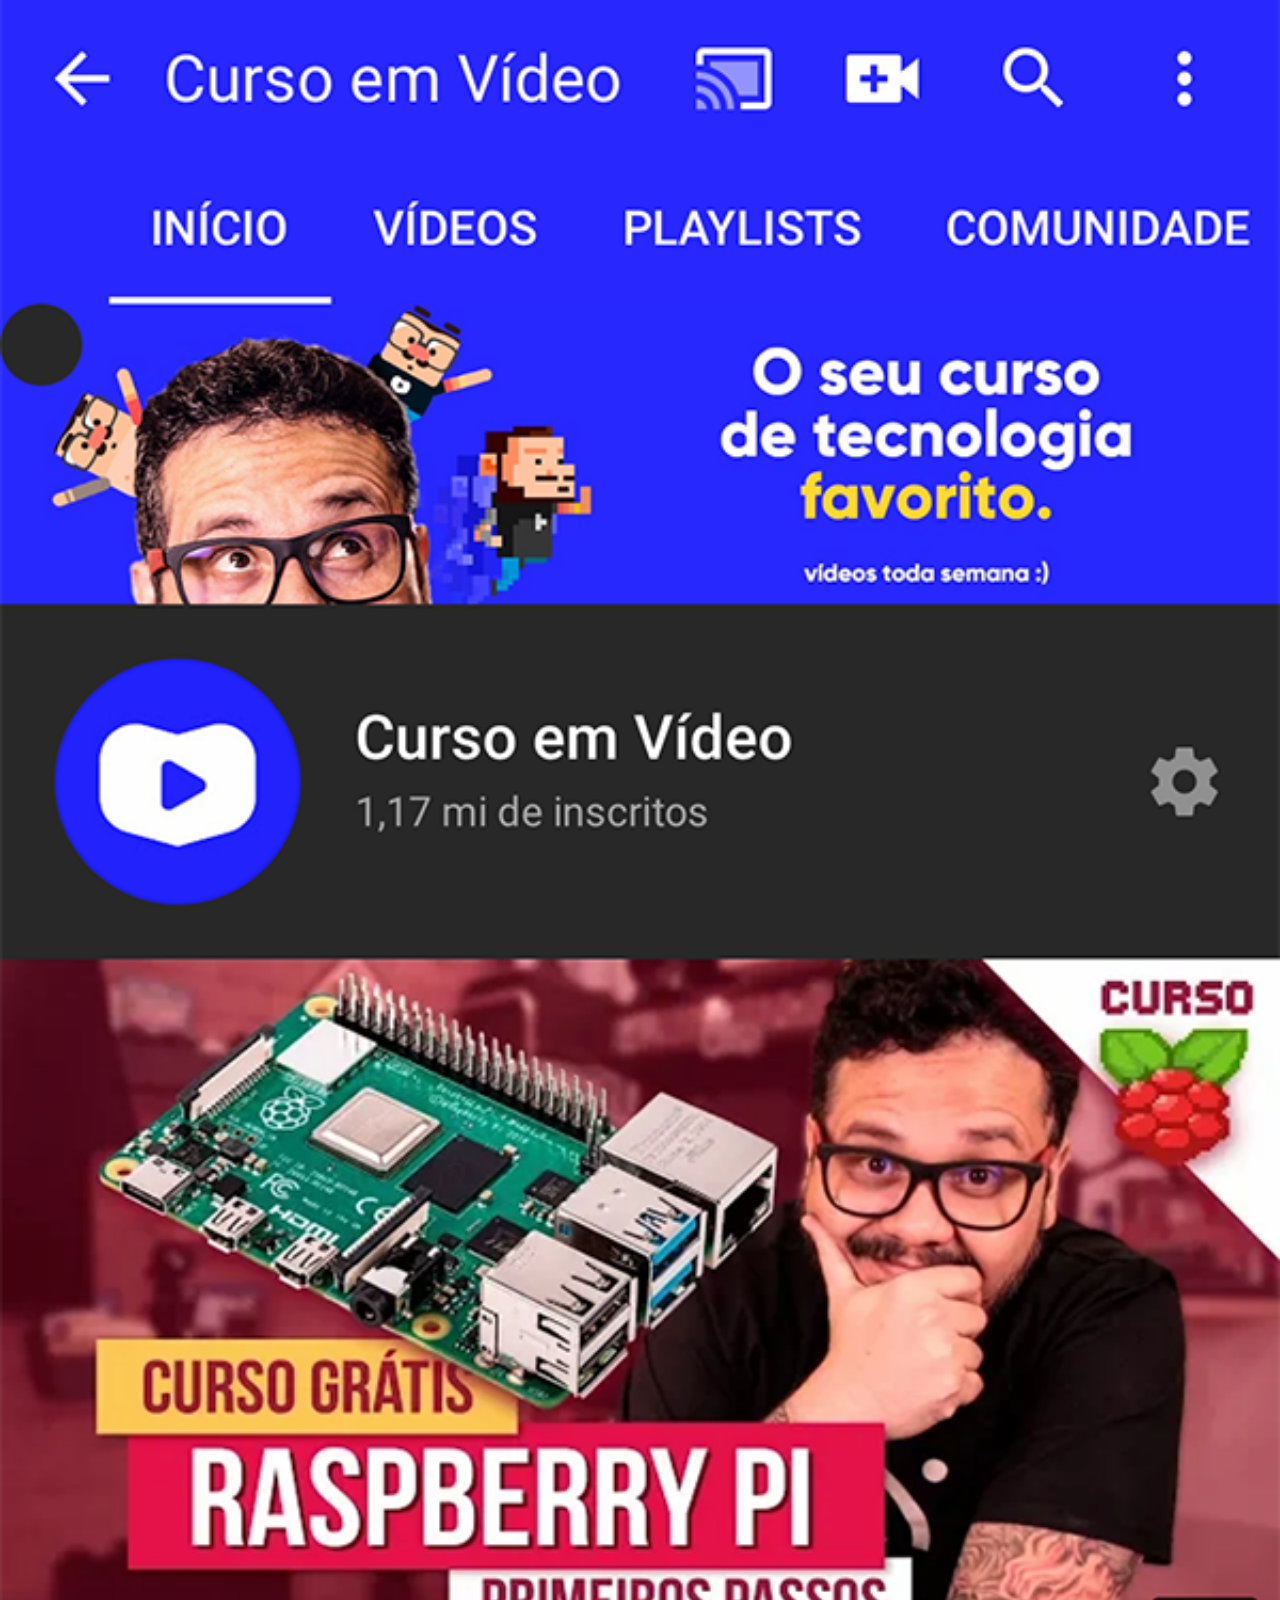
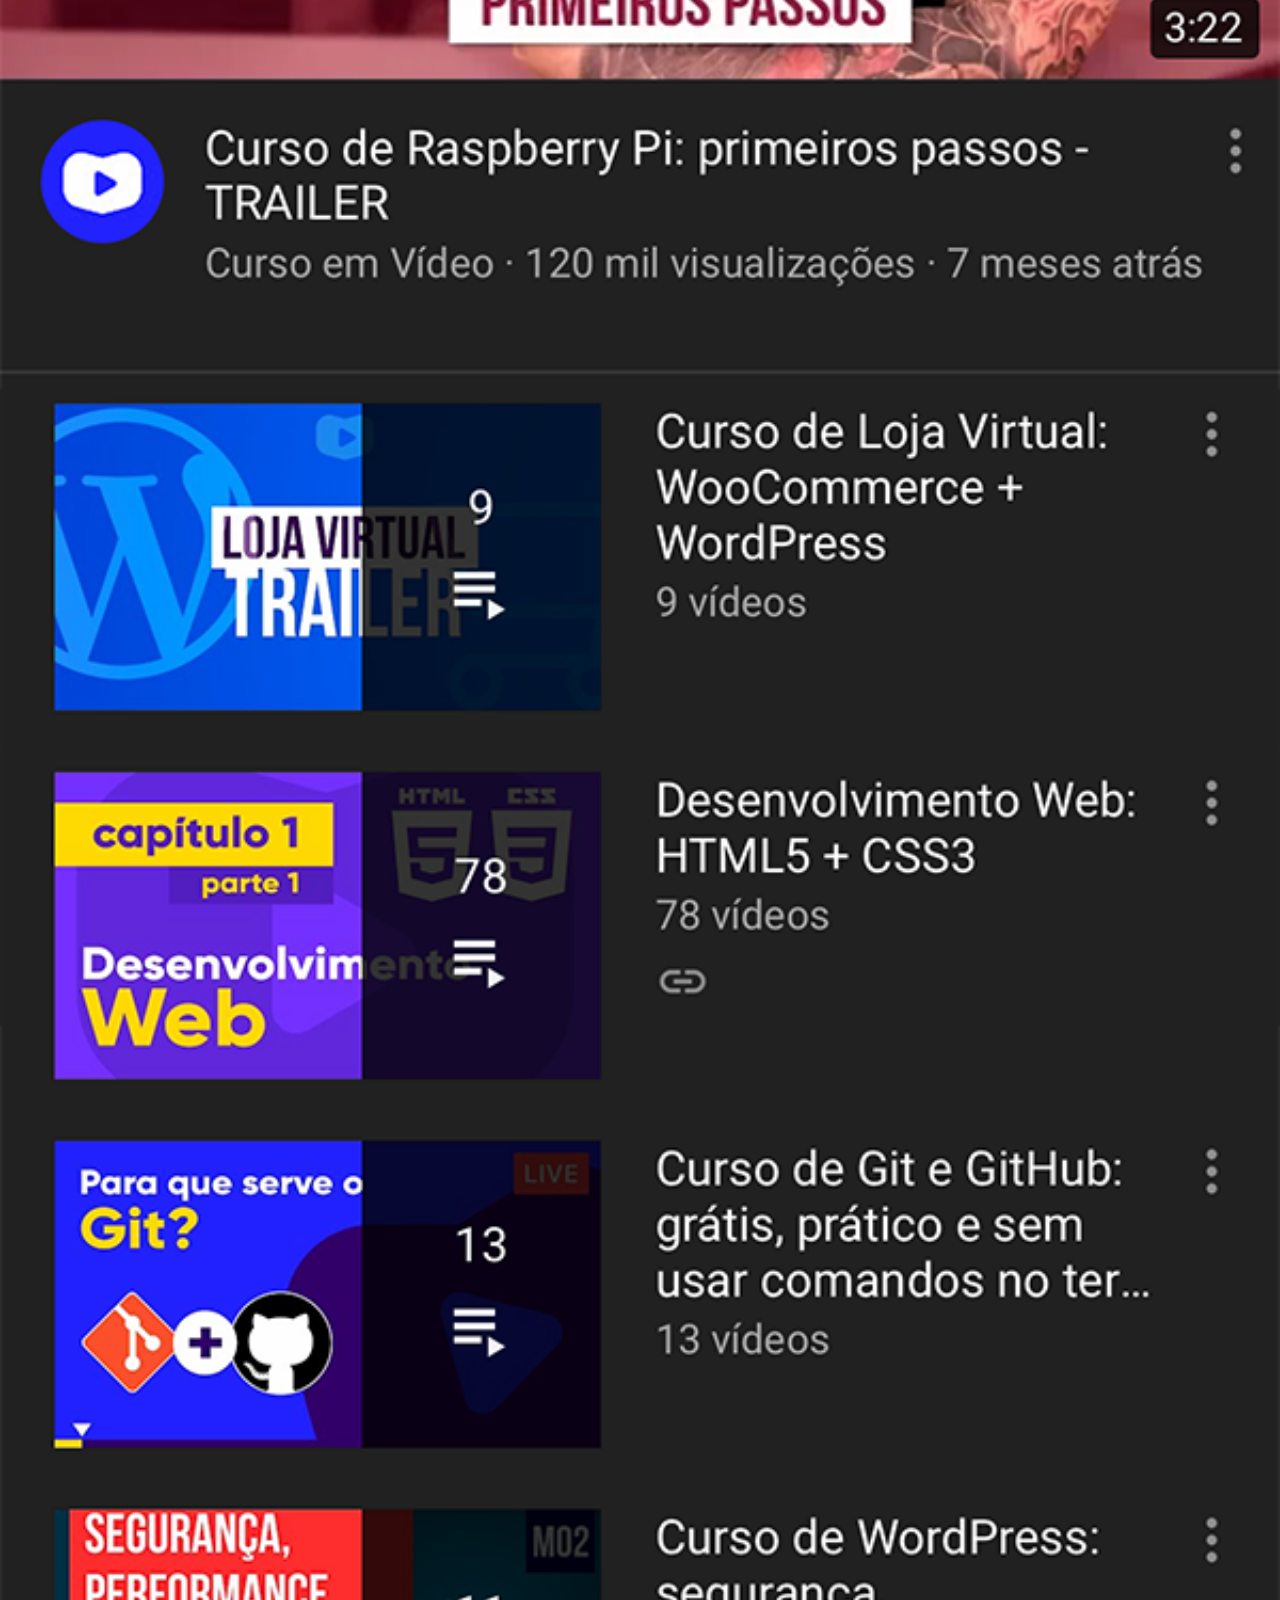
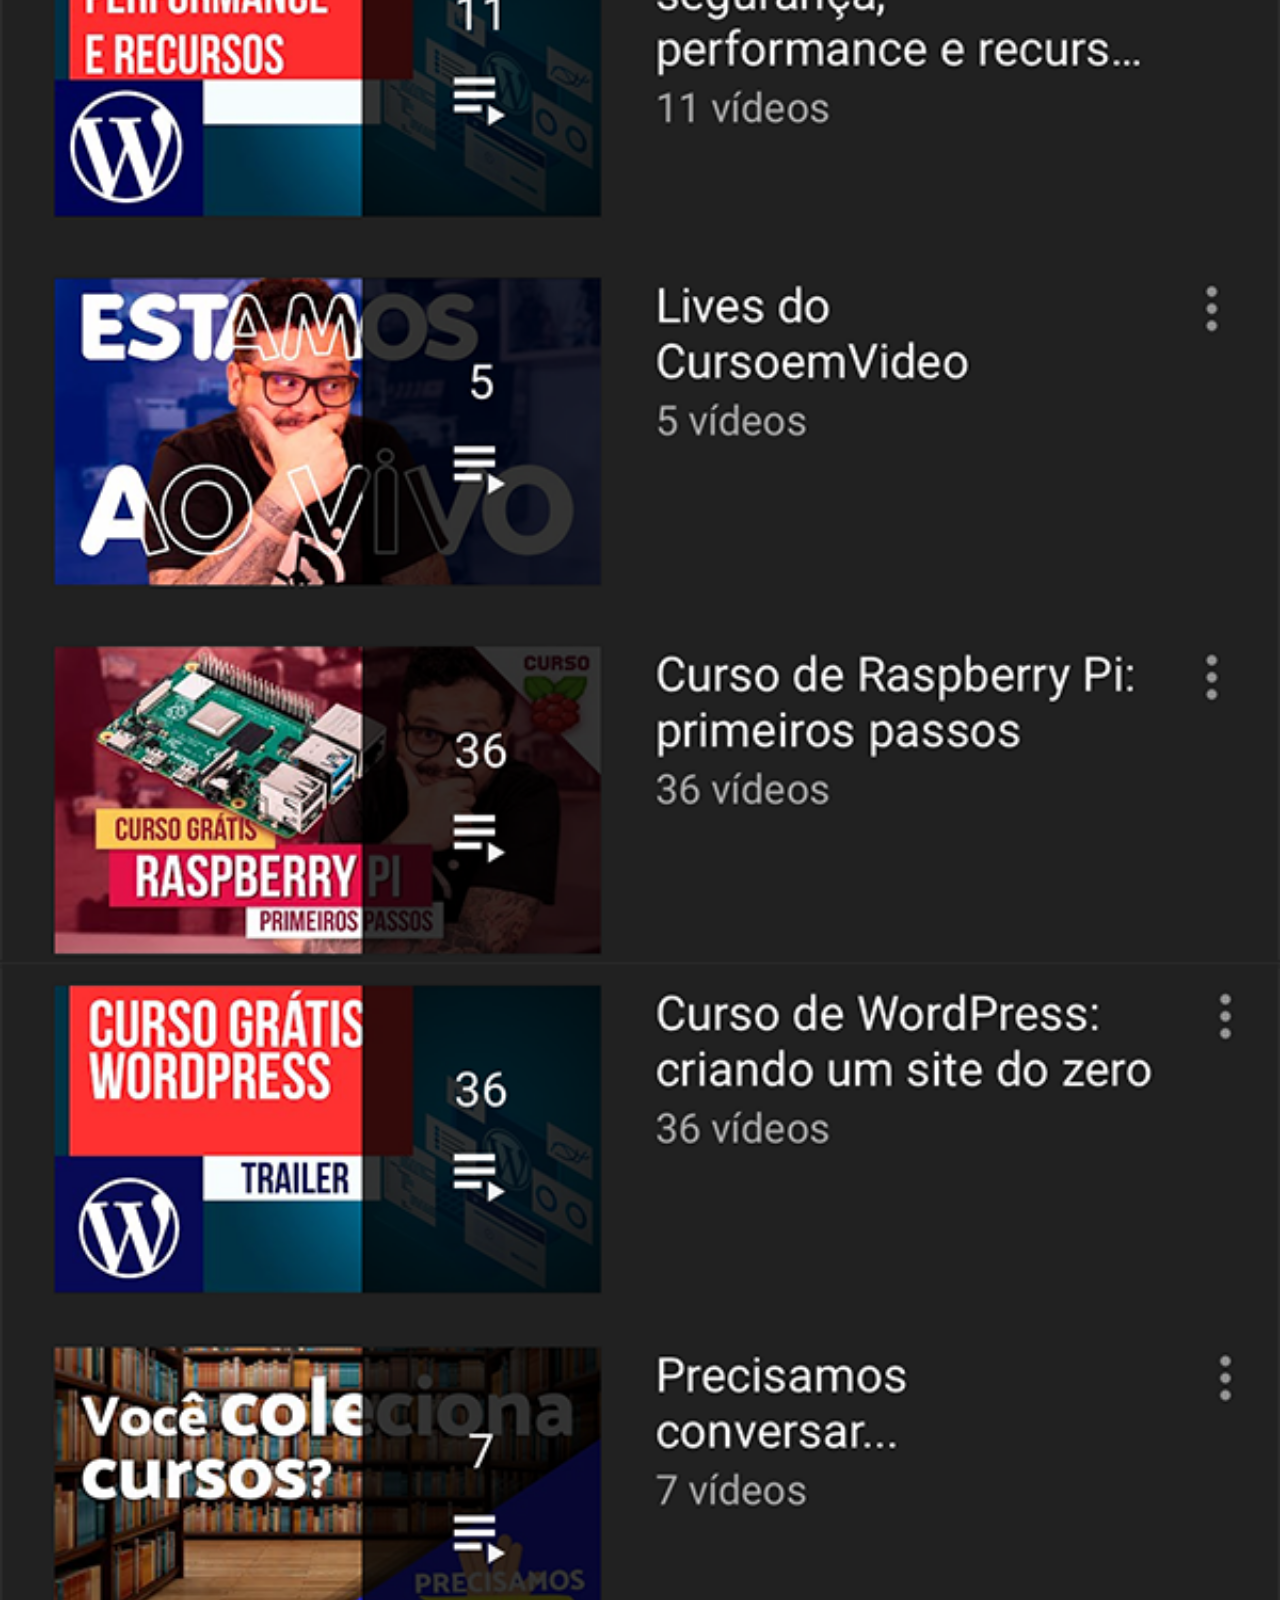
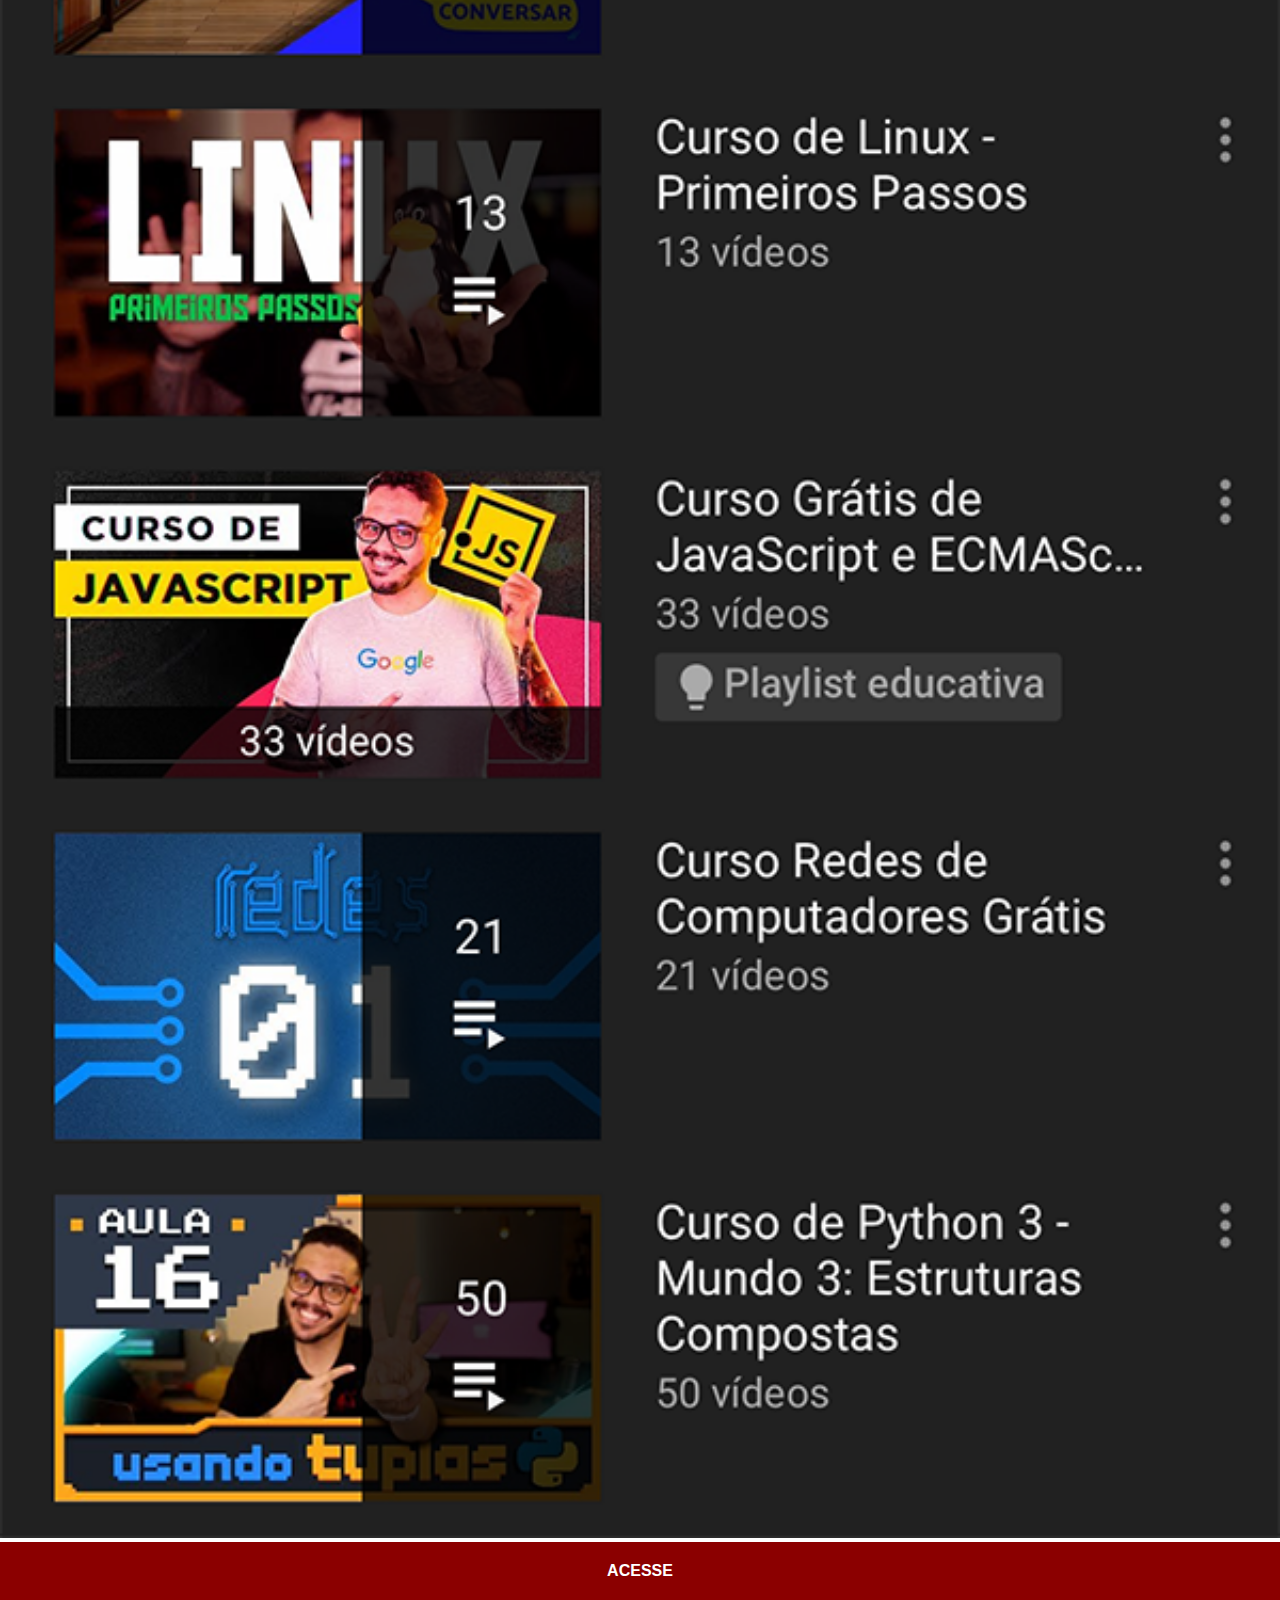
<file: pages/youtube.html>
<!DOCTYPE html>
<html lang="pt-BR">
<head>
    <meta charset="UTF-8">
    <meta http-equiv="X-UA-Compatible" content="IE=edge">
    <meta name="viewport" content="width=device-width, initial-scale=1.0">
    <title>Youtube</title>
    <link rel="stylesheet" href="../estilos/social.css">
</head>
<body>
    <img src="../imagens/tela-youtube.png" alt="Youtube">
    <a href="https://www.youtube.com/c/CursoemV%C3%ADdeo/playlists" target="_blank">ACESSE</a>
</body>
</html>
</file>
<file: estilos/style.css>
@charset "UTF-8";

* {
    margin: 0px;
    padding: 0px;
    font-family: Arial, Helvetica, sans-serif;
}

html, body {
    height: 100vh;
    width: 100vw;
    background-color: black;
}
body {
    background: url(../imagens/fundo-madeira.jpg) no-repeat top center;
    background-size: cover;
    background-attachment: fixed;
}

main {
    position: relative;
    height: 100vh;
}

section#telefone {
    position: absolute;
    top: 50%;
    left: 50%;
    transform: translate(-50%, -50%);

    height: 627px;
    width: 311px;
    background: url(../imagens/frame-iphone.png) no-repeat;
}

iframe#tela {
    position: relative;
    top: 80px;
    left: 22px;
    width: 267px;
    height: 471px;
}

section#redes-sociais {
    text-align: right;
}
section#redes-sociais img {
    width: 50px;
    margin: 10px;
    border-radius: 50px;
    box-shadow: 2px 2px 5px rgba(0, 0, 0, 0.400);
    box-sizing: border-box;
}
section#redes-sociais img:hover {
    border: 2px solid rgba(255, 255, 255, 0.6);
    transform: translate(-3px, -3px);
    box-shadow: 5px 5px 10px rgba(0, 0, 0, 0.6);
    transition: transform .3s, border .3s;
}
</file>
<file: estilos/social.css>
@charset "UTF-8";

* {
    margin: 0px;
    padding: 0px;
    font-family: Arial, Helvetica, sans-serif;
}

::-webkit-scrollbar{
    width: 0px;
    height: 0px;
}
img {
    width: 100vw;
}
a {
    display: block;
    background-color: darkred;
    color: white;
    padding: 20px;
    text-align: center;
    font-weight: bolder;
    text-decoration: none;
}
a:hover {
    background-color: red;
}
</file>
